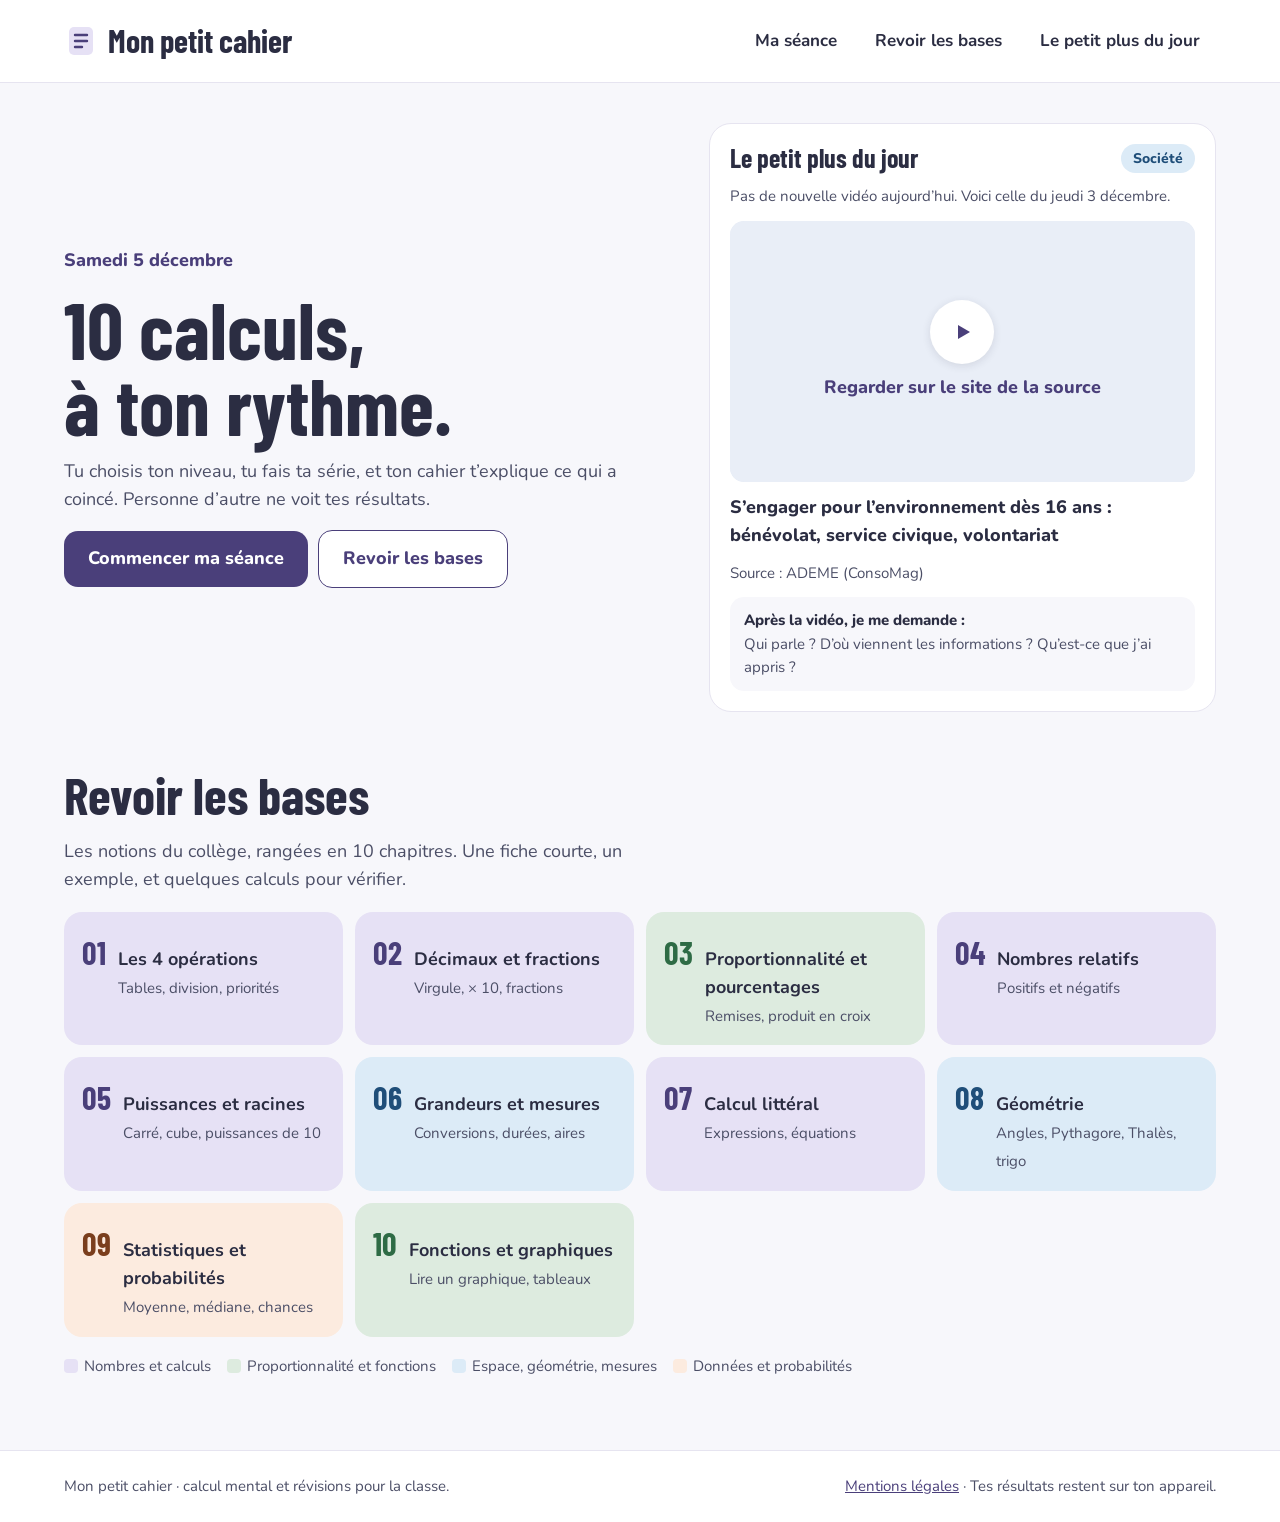
<file: index.html>
<!DOCTYPE html>
<html lang="fr">
<head>
<meta charset="utf-8">
<meta name="viewport" content="width=device-width, initial-scale=1">
<title>Mon petit cahier · calcul mental et révisions</title>
<meta name="description" content="Entraînement au calcul mental en 10 calculs, conseils personnalisés et fiches de révision du collège.">
<link rel="icon" href="data:image/svg+xml,%3Csvg xmlns='http://www.w3.org/2000/svg' viewBox='0 0 34 34'%3E%3Crect x='5' y='3' width='24' height='28' rx='5' fill='%23E6E1F5'/%3E%3Cpath d='M11 11h12M11 17h12M11 23h7' stroke='%234A3F7A' stroke-width='2.4' stroke-linecap='round'/%3E%3C/svg%3E">
<link rel="preconnect" href="https://fonts.googleapis.com">
<link rel="preconnect" href="https://fonts.gstatic.com" crossorigin>
<link href="https://fonts.googleapis.com/css2?family=Barlow+Condensed:wght@600;700&family=Nunito:wght@400;600;700;800&display=swap" rel="stylesheet">
<link rel="stylesheet" href="assets/style.css">
</head>
<body>
<a class="skip" href="#contenu">Aller au contenu</a>
<header class="entete">
  <div class="entete-in">
    <a class="logo" href="index.html"><svg width="34" height="34" viewBox="0 0 34 34" aria-hidden="true"><rect x="5" y="3" width="24" height="28" rx="5" fill="#E6E1F5"></rect><path d="M11 11h12M11 17h12M11 23h7" stroke="#4A3F7A" stroke-width="2.4" stroke-linecap="round"></path></svg>Mon petit cahier</a>
    <nav class="nav" aria-label="Navigation principale"><a href="entrainement/index.html">Ma séance</a><a href="bases/index.html">Revoir les bases</a><a href="videos/index.html">Le petit plus du jour</a></nav>
  </div>
</header>
<main id="contenu">
<div class="wrap">
<div class="pile">
<section class="hero">
  <div class="hero-texte">
    <p class="surtitre" data-aujourdhui></p>
    <h1>10 calculs,<br>à ton rythme.</h1>
    <p class="chapo">Tu choisis ton niveau, tu fais ta série, et ton cahier t’explique ce qui a coincé. Personne d’autre ne voit tes résultats.</p>
    <p id="derniere" class="derniere cache"></p>
    <div class="actions"><a class="btn" href="entrainement/index.html">Commencer ma séance</a><a class="btn clair" href="bases/index.html">Revoir les bases</a></div>
  </div>
  <div id="video-du-jour" class="carte video">
  <div class="video-tete"><h2 class="titre" style="font-size:26px">Le petit plus du jour</h2><span class="pastille" data-v="pastille"></span></div>
  <p class="petit" data-v="quand"></p>
  <div class="ecran" data-v="ecran"><span class="lecture"><svg width="24" height="24" viewBox="0 0 24 24" aria-hidden="true"><path d="M8 5l12 7-12 7z" fill="#4A3F7A"></path></svg></span></div>
  <p style="font-weight:800" data-v="titre">Chargement…</p>
  <p class="petit" data-v="source"></p>
  <div class="reflexion"><p style="font-weight:800">Après la vidéo, je me demande :</p><p class="petit">Qui parle ? D’où viennent les informations ? Qu’est-ce que j’ai appris ?</p></div>
</div>
</section>
<section aria-labelledby="t-bases" style="display:flex;flex-direction:column;gap:18px">
  <h2 id="t-bases" style="font-size:52px">Revoir les bases</h2>
  <p class="chapo">Les notions du collège, rangées en 10 chapitres. Une fiche courte, un exemple, et quelques calculs pour vérifier.</p>
  <div class="chapitres"><a class="chap d-nombres" href="bases/operations/index.html"><span class="num">01</span><span><b>Les 4 opérations</b><br><span class="petit">Tables, division, priorités</span></span></a><a class="chap d-nombres" href="bases/decimaux-fractions/index.html"><span class="num">02</span><span><b>Décimaux et fractions</b><br><span class="petit">Virgule, × 10, fractions</span></span></a><a class="chap d-propor" href="bases/proportionnalite/index.html"><span class="num">03</span><span><b>Proportionnalité et pourcentages</b><br><span class="petit">Remises, produit en croix</span></span></a><a class="chap d-nombres" href="bases/relatifs/index.html"><span class="num">04</span><span><b>Nombres relatifs</b><br><span class="petit">Positifs et négatifs</span></span></a><a class="chap d-nombres" href="bases/puissances-racines/index.html"><span class="num">05</span><span><b>Puissances et racines</b><br><span class="petit">Carré, cube, puissances de 10</span></span></a><a class="chap d-espace" href="bases/grandeurs-mesures/index.html"><span class="num">06</span><span><b>Grandeurs et mesures</b><br><span class="petit">Conversions, durées, aires</span></span></a><a class="chap d-nombres" href="bases/calcul-litteral/index.html"><span class="num">07</span><span><b>Calcul littéral</b><br><span class="petit">Expressions, équations</span></span></a><a class="chap d-espace" href="bases/geometrie/index.html"><span class="num">08</span><span><b>Géométrie</b><br><span class="petit">Angles, Pythagore, Thalès, trigo</span></span></a><a class="chap d-donnees" href="bases/statistiques-probabilites/index.html"><span class="num">09</span><span><b>Statistiques et probabilités</b><br><span class="petit">Moyenne, médiane, chances</span></span></a><a class="chap d-propor" href="bases/fonctions-graphiques/index.html"><span class="num">10</span><span><b>Fonctions et graphiques</b><br><span class="petit">Lire un graphique, tableaux</span></span></a></div><div class="legende"><span><i style="background:var(--lavande)"></i>Nombres et calculs</span><span><i style="background:var(--sauge)"></i>Proportionnalité et fonctions</span><span><i style="background:var(--ciel)"></i>Espace, géométrie, mesures</span><span><i style="background:var(--peche)"></i>Données et probabilités</span></div>
</section>
</div>
</div>
</main>
<footer class="pied">
  <div class="wrap">
    <p>Mon petit cahier · calcul mental et révisions pour la classe.</p>
    <p><a href="mentions-legales/index.html">Mentions légales</a> · Tes résultats restent sur ton appareil.</p>
  </div>
</footer>
<script src="assets/videos.js"></script>
<script src="assets/app.js"></script>
</body>
</html>
</file>
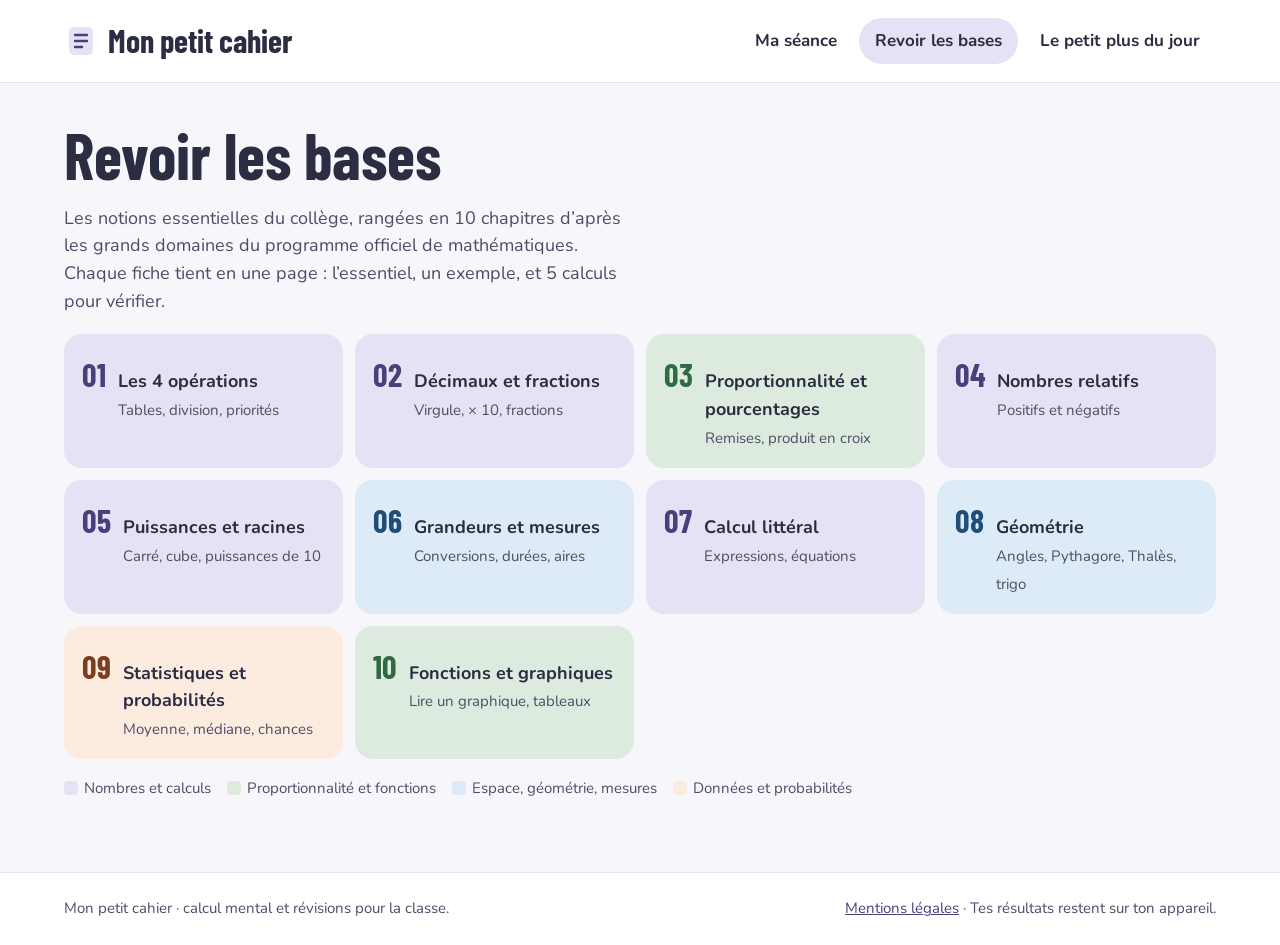
<file: bases/index.html>
<!DOCTYPE html>
<html lang="fr">
<head>
<meta charset="utf-8">
<meta name="viewport" content="width=device-width, initial-scale=1">
<title>Revoir les bases · Mon petit cahier</title>
<meta name="description" content="Fiches de révision des notions de mathématiques du collège.">
<link rel="icon" href="data:image/svg+xml,%3Csvg xmlns='http://www.w3.org/2000/svg' viewBox='0 0 34 34'%3E%3Crect x='5' y='3' width='24' height='28' rx='5' fill='%23E6E1F5'/%3E%3Cpath d='M11 11h12M11 17h12M11 23h7' stroke='%234A3F7A' stroke-width='2.4' stroke-linecap='round'/%3E%3C/svg%3E">
<link rel="preconnect" href="https://fonts.googleapis.com">
<link rel="preconnect" href="https://fonts.gstatic.com" crossorigin>
<link href="https://fonts.googleapis.com/css2?family=Barlow+Condensed:wght@600;700&family=Nunito:wght@400;600;700;800&display=swap" rel="stylesheet">
<link rel="stylesheet" href="../assets/style.css">
</head>
<body>
<a class="skip" href="#contenu">Aller au contenu</a>
<header class="entete">
  <div class="entete-in">
    <a class="logo" href="../index.html"><svg width="34" height="34" viewBox="0 0 34 34" aria-hidden="true"><rect x="5" y="3" width="24" height="28" rx="5" fill="#E6E1F5"></rect><path d="M11 11h12M11 17h12M11 23h7" stroke="#4A3F7A" stroke-width="2.4" stroke-linecap="round"></path></svg>Mon petit cahier</a>
    <nav class="nav" aria-label="Navigation principale"><a href="../entrainement/index.html">Ma séance</a><a href="../bases/index.html" aria-current="page">Revoir les bases</a><a href="../videos/index.html">Le petit plus du jour</a></nav>
  </div>
</header>
<main id="contenu">
<div class="wrap">
<div class="pile">
<section style="display:flex;flex-direction:column;gap:18px">
  <h1 style="font-size:64px">Revoir les bases</h1>
  <p class="chapo">Les notions essentielles du collège, rangées en 10 chapitres d’après les grands domaines du programme officiel de mathématiques. Chaque fiche tient en une page : l’essentiel, un exemple, et 5 calculs pour vérifier.</p>
  <div class="chapitres"><a class="chap d-nombres" href="../bases/operations/index.html"><span class="num">01</span><span><b>Les 4 opérations</b><br><span class="petit">Tables, division, priorités</span></span></a><a class="chap d-nombres" href="../bases/decimaux-fractions/index.html"><span class="num">02</span><span><b>Décimaux et fractions</b><br><span class="petit">Virgule, × 10, fractions</span></span></a><a class="chap d-propor" href="../bases/proportionnalite/index.html"><span class="num">03</span><span><b>Proportionnalité et pourcentages</b><br><span class="petit">Remises, produit en croix</span></span></a><a class="chap d-nombres" href="../bases/relatifs/index.html"><span class="num">04</span><span><b>Nombres relatifs</b><br><span class="petit">Positifs et négatifs</span></span></a><a class="chap d-nombres" href="../bases/puissances-racines/index.html"><span class="num">05</span><span><b>Puissances et racines</b><br><span class="petit">Carré, cube, puissances de 10</span></span></a><a class="chap d-espace" href="../bases/grandeurs-mesures/index.html"><span class="num">06</span><span><b>Grandeurs et mesures</b><br><span class="petit">Conversions, durées, aires</span></span></a><a class="chap d-nombres" href="../bases/calcul-litteral/index.html"><span class="num">07</span><span><b>Calcul littéral</b><br><span class="petit">Expressions, équations</span></span></a><a class="chap d-espace" href="../bases/geometrie/index.html"><span class="num">08</span><span><b>Géométrie</b><br><span class="petit">Angles, Pythagore, Thalès, trigo</span></span></a><a class="chap d-donnees" href="../bases/statistiques-probabilites/index.html"><span class="num">09</span><span><b>Statistiques et probabilités</b><br><span class="petit">Moyenne, médiane, chances</span></span></a><a class="chap d-propor" href="../bases/fonctions-graphiques/index.html"><span class="num">10</span><span><b>Fonctions et graphiques</b><br><span class="petit">Lire un graphique, tableaux</span></span></a></div><div class="legende"><span><i style="background:var(--lavande)"></i>Nombres et calculs</span><span><i style="background:var(--sauge)"></i>Proportionnalité et fonctions</span><span><i style="background:var(--ciel)"></i>Espace, géométrie, mesures</span><span><i style="background:var(--peche)"></i>Données et probabilités</span></div>
</section>
</div>
</div>
</main>
<footer class="pied">
  <div class="wrap">
    <p>Mon petit cahier · calcul mental et révisions pour la classe.</p>
    <p><a href="../mentions-legales/index.html">Mentions légales</a> · Tes résultats restent sur ton appareil.</p>
  </div>
</footer>
<script src="../assets/app.js"></script>
</body>
</html>
</file>
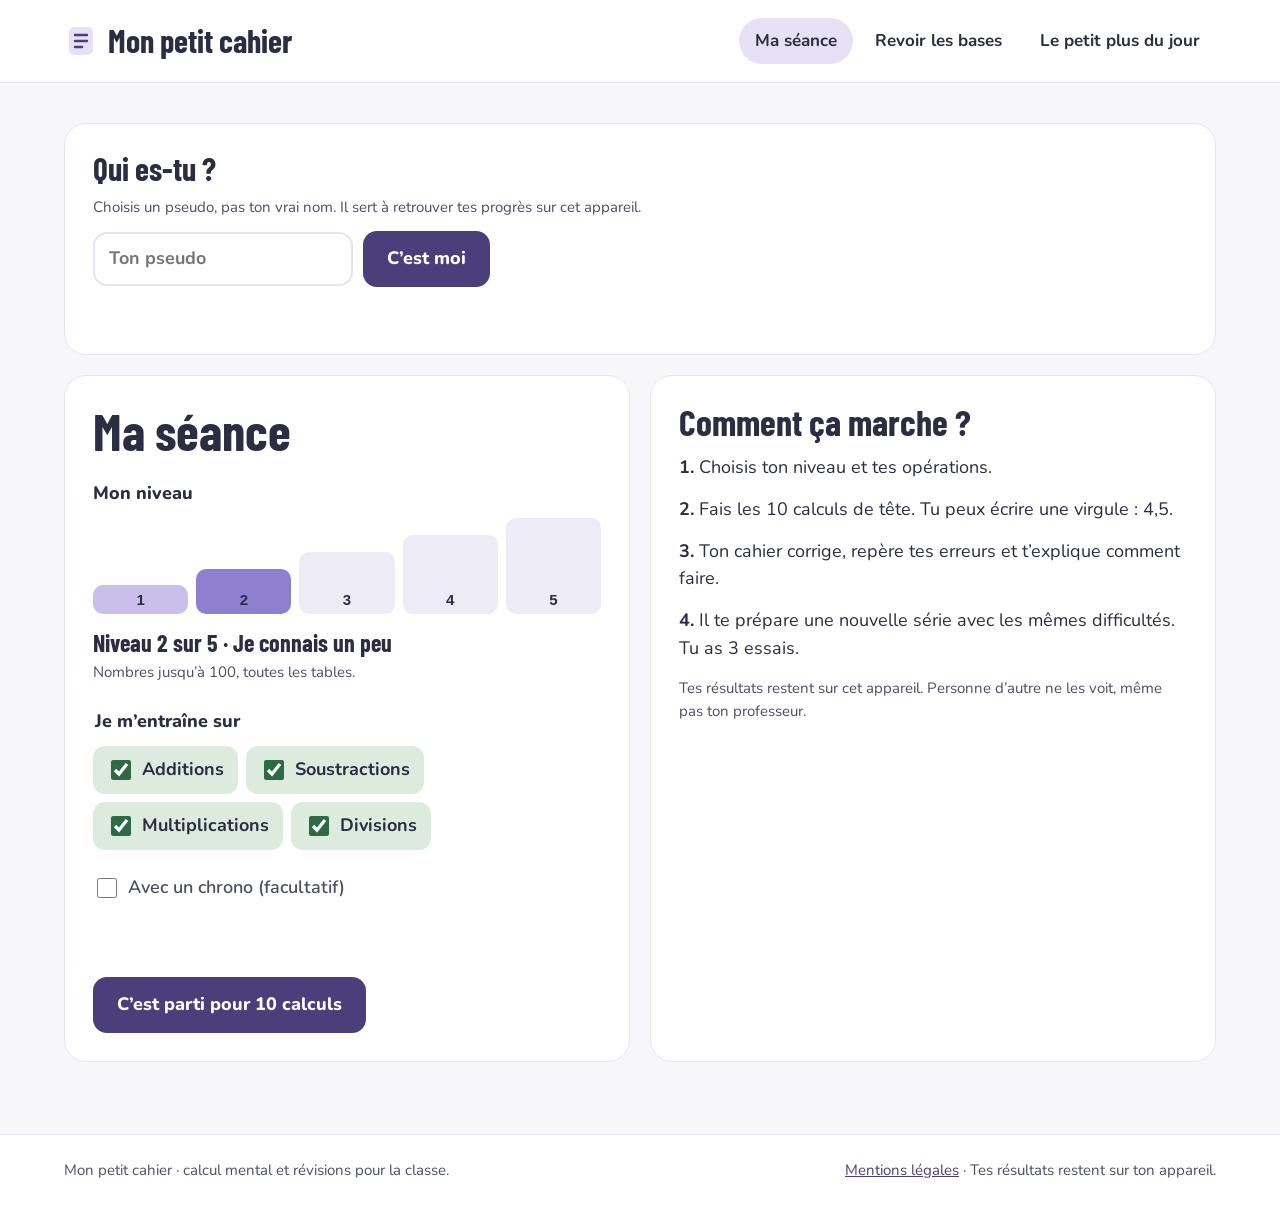
<file: entrainement/index.html>
<!DOCTYPE html>
<html lang="fr">
<head>
<meta charset="utf-8">
<meta name="viewport" content="width=device-width, initial-scale=1">
<title>Ma séance · Mon petit cahier</title>
<meta name="description" content="Dix calculs de tête à ton niveau, avec correction et conseils.">
<link rel="icon" href="data:image/svg+xml,%3Csvg xmlns='http://www.w3.org/2000/svg' viewBox='0 0 34 34'%3E%3Crect x='5' y='3' width='24' height='28' rx='5' fill='%23E6E1F5'/%3E%3Cpath d='M11 11h12M11 17h12M11 23h7' stroke='%234A3F7A' stroke-width='2.4' stroke-linecap='round'/%3E%3C/svg%3E">
<link rel="preconnect" href="https://fonts.googleapis.com">
<link rel="preconnect" href="https://fonts.gstatic.com" crossorigin>
<link href="https://fonts.googleapis.com/css2?family=Barlow+Condensed:wght@600;700&family=Nunito:wght@400;600;700;800&display=swap" rel="stylesheet">
<link rel="stylesheet" href="../assets/style.css">
</head>
<body>
<a class="skip" href="#contenu">Aller au contenu</a>
<header class="entete">
  <div class="entete-in">
    <a class="logo" href="../index.html"><svg width="34" height="34" viewBox="0 0 34 34" aria-hidden="true"><rect x="5" y="3" width="24" height="28" rx="5" fill="#E6E1F5"></rect><path d="M11 11h12M11 17h12M11 23h7" stroke="#4A3F7A" stroke-width="2.4" stroke-linecap="round"></path></svg>Mon petit cahier</a>
    <nav class="nav" aria-label="Navigation principale"><a href="../entrainement/index.html" aria-current="page">Ma séance</a><a href="../bases/index.html">Revoir les bases</a><a href="../videos/index.html">Le petit plus du jour</a></nav>
  </div>
</header>
<main id="contenu">
<div class="wrap">
<section id="reglages" style="display:flex;flex-direction:column;gap:20px">
  <div class="carte pseudo-carte">
    <div id="pseudo-choix">
      <form id="form-pseudo" style="display:flex;flex-direction:column;gap:12px">
        <label for="pseudo" class="titre" style="font-size:32px">Qui es-tu ?</label>
        <p class="petit">Choisis un pseudo, pas ton vrai nom. Il sert à retrouver tes progrès sur cet appareil.</p>
        <div class="actions">
          <input id="pseudo" type="text" maxlength="20" autocomplete="off" placeholder="Ton pseudo" class="champ">
          <button class="btn" type="submit">C’est moi</button>
        </div>
        <p class="alerte" id="pseudo-alerte" role="alert"></p>
      </form>
      <div id="pseudos-zone" class="cache" style="display:flex;flex-direction:column;gap:10px;margin-top:6px">
        <p class="label" style="margin:0">Déjà venu sur cet appareil ? Choisis ton pseudo :</p>
        <div class="actions" id="pseudos-existants"></div>
      </div>
    </div>
    <div id="pseudo-actif" class="cache" style="display:flex;flex-wrap:wrap;align-items:center;justify-content:space-between;gap:12px">
      <p class="titre" style="font-size:32px">Bonjour <span id="pseudo-nom"></span> !</p>
      <div class="actions">
        <button class="btn clair" type="button" id="changer-pseudo">Ce n’est pas moi</button>
        <button class="btn clair" type="button" id="effacer-pseudo">Effacer mon pseudo</button>
      </div>
      <div id="confirmer-effacer" class="cache mot" style="flex-basis:100%">
        <p><b>Effacer ce pseudo et tous ses scores ?</b> On ne pourra pas les retrouver.</p>
        <div class="actions"><button class="btn" type="button" id="effacer-oui">Oui, effacer</button><button class="btn clair" type="button" id="effacer-non">Non, garder</button></div>
      </div>
    </div>
  </div>
  <div class="rang">
    <form id="form-reglages" class="carte" style="display:flex;flex-direction:column;gap:24px">
      <h1 style="font-size:52px">Ma séance</h1>
      <div>
        <p class="label" id="l-niveau">Mon niveau</p>
        <div class="niveaux" role="group" aria-labelledby="l-niveau"><button type="button" data-niveau="1" aria-pressed="false" aria-label="Niveau 1" style="height:30%"><span>1</span></button><button type="button" data-niveau="2" aria-pressed="false" aria-label="Niveau 2" style="height:47%"><span>2</span></button><button type="button" data-niveau="3" aria-pressed="false" aria-label="Niveau 3" style="height:64%"><span>3</span></button><button type="button" data-niveau="4" aria-pressed="false" aria-label="Niveau 4" style="height:82%"><span>4</span></button><button type="button" data-niveau="5" aria-pressed="false" aria-label="Niveau 5" style="height:100%"><span>5</span></button></div>
        <p class="niv-desc" id="niv-desc"></p>
        <p class="petit" id="niv-detail"></p>
      </div>
      <fieldset style="border:0;padding:0;margin:0">
        <legend class="label">Je m’entraîne sur</legend>
        <div class="ops"><label><input type="checkbox" name="op" value="add" checked> Additions</label><label><input type="checkbox" name="op" value="sub" checked> Soustractions</label><label><input type="checkbox" name="op" value="mul" checked> Multiplications</label><label><input type="checkbox" name="op" value="div" checked> Divisions</label></div>
      </fieldset>
      <label class="case"><input type="checkbox" id="opt-chrono"> Avec un chrono (facultatif)</label>
      <p class="alerte" id="alerte" role="alert"></p>
      <div class="actions"><button class="btn" type="submit">C’est parti pour 10 calculs</button></div>
    </form>
    <div class="carte" style="display:flex;flex-direction:column;gap:14px">
      <h2 style="font-size:36px">Comment ça marche ?</h2>
      <p><b>1.</b> Choisis ton niveau et tes opérations.</p>
      <p><b>2.</b> Fais les 10 calculs de tête. Tu peux écrire une virgule : 4,5.</p>
      <p><b>3.</b> Ton cahier corrige, repère tes erreurs et t’explique comment faire.</p>
      <p><b>4.</b> Il te prépare une nouvelle série avec les mêmes difficultés. Tu as 3 essais.</p>
      <p class="petit">Tes résultats restent sur cet appareil. Personne d’autre ne les voit, même pas ton professeur.</p>
    </div>
  </div>
  <section id="progres" class="carte cache" aria-labelledby="progres-titre" style="display:flex;flex-direction:column;gap:22px">
    <h2 id="progres-titre" style="font-size:40px">Mes progrès</h2>
    <p id="progres-vide" class="petit">Fais ta première séance : tes progrès apparaîtront ici.</p>
    <div id="progres-plein" style="display:flex;flex-direction:column;gap:24px">
      <div class="tuiles">
        <div class="tuile"><span class="petit">Séances faites</span><b id="st-seances"></b></div>
        <div class="tuile"><span class="petit">Jours d’entraînement</span><b id="st-jours"></b></div>
        <div class="tuile"><span class="petit">Jours d’affilée</span><b id="st-serie"></b></div>
      </div>
      <div class="rang">
        <div>
          <p class="label">Mes 10 dernières séances</p>
          <div class="graph" id="dernieres" role="img"></div>
        </div>
        <div>
          <p class="label">Réussite par opération</p>
          <div class="barres" id="progres-ops"></div>
        </div>
      </div>
      <div>
        <p class="label">Mon meilleur score à chaque niveau</p>
        <div class="tuiles cinq" id="meilleurs"></div>
      </div>
    </div>
  </section>
</section>

<section id="jeu" class="cache carte">
  <div class="jeu">
    <p class="surtitre" id="numero"></p>
    <div class="points" id="points" aria-hidden="true"></div>
    <p class="calcul" id="calcul" aria-live="polite"></p>
    <form id="form-rep" class="reponse" autocomplete="off">
      <label for="rep" class="skip">Ta réponse</label>
      <input id="rep" type="text" inputmode="decimal" placeholder="?">
      <button class="btn" type="submit">Valider</button>
    </form>
    <p class="chrono cache" id="chrono"></p>
    <button class="btn clair" type="button" id="arreter">Arrêter la série</button>
  </div>
</section>

<section id="bilan" class="cache">
  <div class="rang">
    <div class="carte" style="display:flex;flex-direction:column;gap:18px">
      <div style="display:flex;justify-content:space-between;align-items:baseline;flex-wrap:wrap;gap:8px">
        <h1 style="font-size:52px">Mon bilan</h1>
        <p class="score" id="score"></p>
      </div>
      <p class="petit" id="essai"></p>
      <div class="barres" id="barres"></div>
      <details class="detail"><summary>Voir mes 10 calculs</summary><ol id="detail-liste"></ol></details>
    </div>
    <div class="carte" style="display:flex;flex-direction:column;gap:18px">
      <div class="mot" id="mot" aria-live="polite"></div>
      <p class="petit cache" id="fin-essais">Tu as fait tes 3 essais. Relis la fiche tranquillement, puis reviens faire une nouvelle série plus tard.</p>
      <div class="actions">
        <button class="btn" type="button" id="retenter">Je retente</button>
        <button class="btn cache" type="button" id="monter">Essayer le niveau suivant</button>
        <a class="btn clair" id="fiche" href="../bases/operations/index.html">Revoir la fiche</a>
      </div>
      <div class="actions">
        <button class="btn clair" type="button" id="nouvelle">Nouvelle série</button>
        <button class="btn clair" type="button" id="changer">Changer mes réglages</button>
        <button class="btn clair" type="button" id="voir-progres">Voir mes progrès</button>
      </div>
    </div>
  </div>
</section>
</div>
</main>
<footer class="pied">
  <div class="wrap">
    <p>Mon petit cahier · calcul mental et révisions pour la classe.</p>
    <p><a href="../mentions-legales/index.html">Mentions légales</a> · Tes résultats restent sur ton appareil.</p>
  </div>
</footer>
<script src="../assets/app.js"></script>
<script src="../assets/calcul.js"></script>
<script src="../assets/entrainement.js"></script>
</body>
</html>
</file>
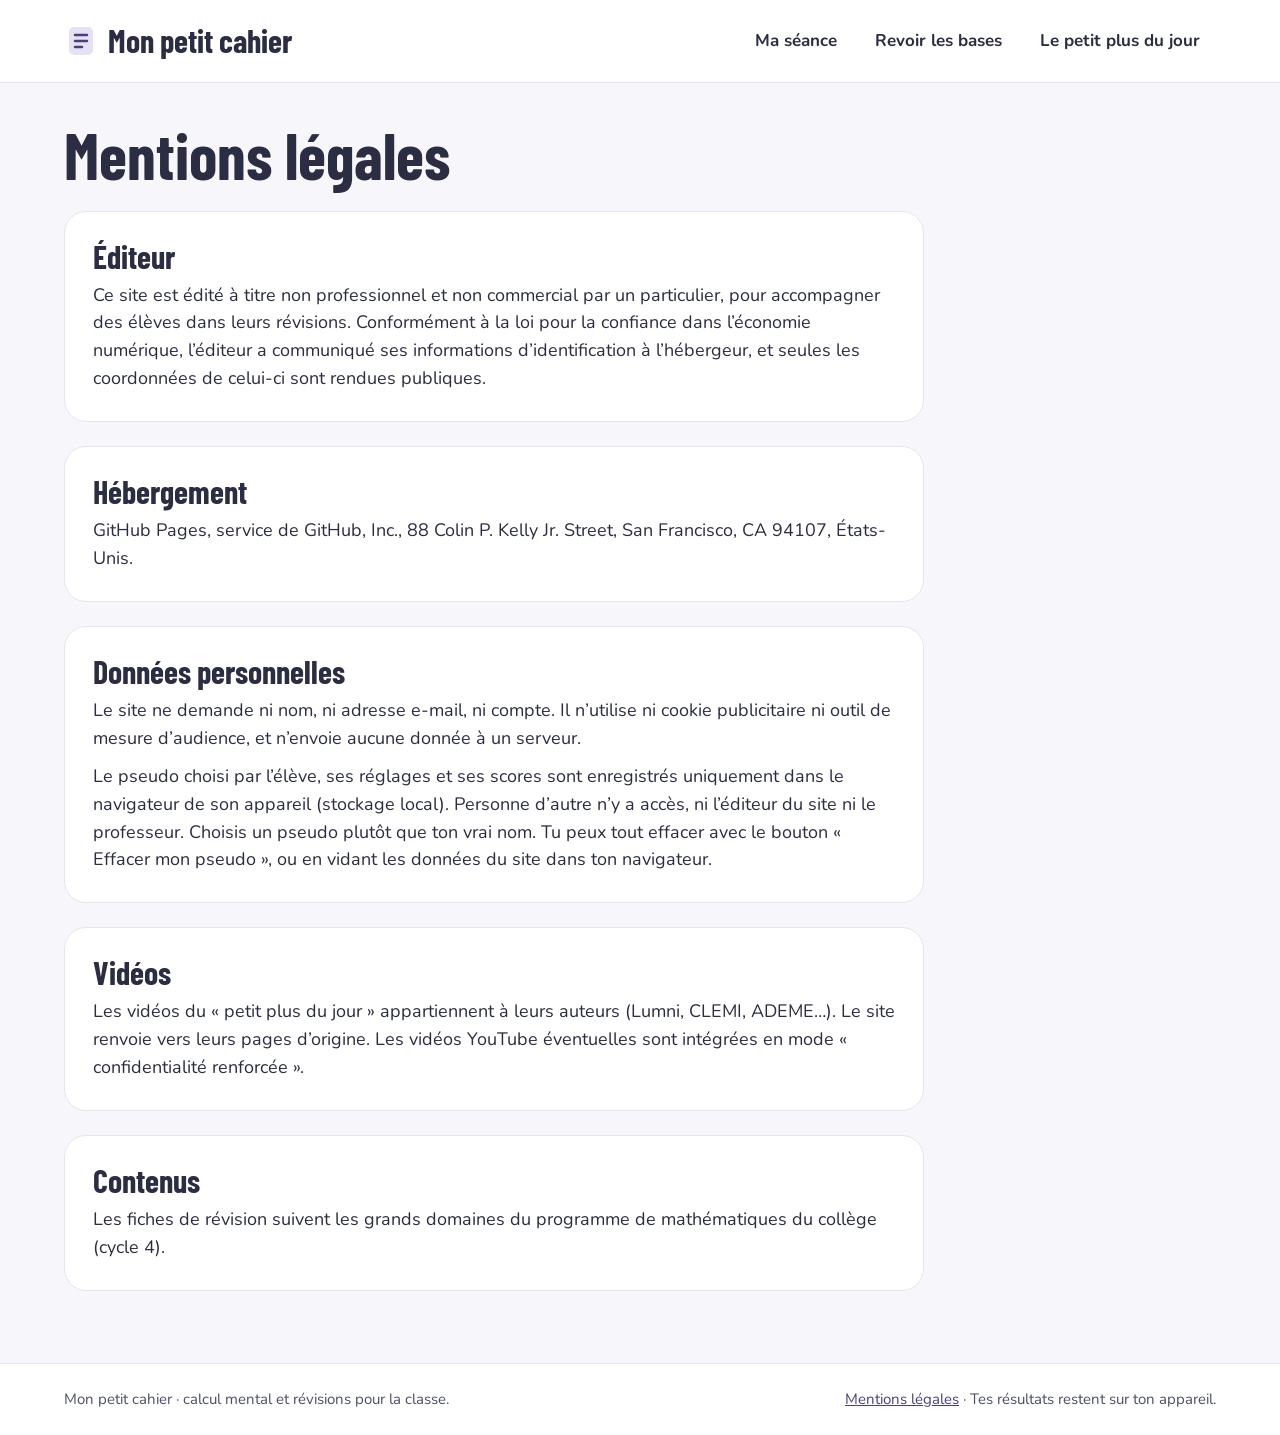
<file: mentions-legales/index.html>
<!DOCTYPE html>
<html lang="fr">
<head>
<meta charset="utf-8">
<meta name="viewport" content="width=device-width, initial-scale=1">
<title>Mentions légales · Mon petit cahier</title>
<meta name="description" content="Mentions légales du site Mon petit cahier.">
<link rel="icon" href="data:image/svg+xml,%3Csvg xmlns='http://www.w3.org/2000/svg' viewBox='0 0 34 34'%3E%3Crect x='5' y='3' width='24' height='28' rx='5' fill='%23E6E1F5'/%3E%3Cpath d='M11 11h12M11 17h12M11 23h7' stroke='%234A3F7A' stroke-width='2.4' stroke-linecap='round'/%3E%3C/svg%3E">
<link rel="preconnect" href="https://fonts.googleapis.com">
<link rel="preconnect" href="https://fonts.gstatic.com" crossorigin>
<link href="https://fonts.googleapis.com/css2?family=Barlow+Condensed:wght@600;700&family=Nunito:wght@400;600;700;800&display=swap" rel="stylesheet">
<link rel="stylesheet" href="../assets/style.css">
</head>
<body>
<a class="skip" href="#contenu">Aller au contenu</a>
<header class="entete">
  <div class="entete-in">
    <a class="logo" href="../index.html"><svg width="34" height="34" viewBox="0 0 34 34" aria-hidden="true"><rect x="5" y="3" width="24" height="28" rx="5" fill="#E6E1F5"></rect><path d="M11 11h12M11 17h12M11 23h7" stroke="#4A3F7A" stroke-width="2.4" stroke-linecap="round"></path></svg>Mon petit cahier</a>
    <nav class="nav" aria-label="Navigation principale"><a href="../entrainement/index.html">Ma séance</a><a href="../bases/index.html">Revoir les bases</a><a href="../videos/index.html">Le petit plus du jour</a></nav>
  </div>
</header>
<main id="contenu">
<div class="wrap">
<article class="fiche">
  <h1>Mentions légales</h1>
  <section class="carte"><h2>Éditeur</h2>
    <p>Ce site est édité à titre non professionnel et non commercial par un particulier, pour accompagner des élèves dans leurs révisions. Conformément à la loi pour la confiance dans l’économie numérique, l’éditeur a communiqué ses informations d’identification à l’hébergeur, et seules les coordonnées de celui-ci sont rendues publiques.</p></section>
  <section class="carte"><h2>Hébergement</h2>
    <p>GitHub Pages, service de GitHub, Inc., 88 Colin P. Kelly Jr. Street, San Francisco, CA 94107, États-Unis.</p></section>
  <section class="carte"><h2>Données personnelles</h2>
    <p>Le site ne demande ni nom, ni adresse e-mail, ni compte. Il n’utilise ni cookie publicitaire ni outil de mesure d’audience, et n’envoie aucune donnée à un serveur.</p>
    <p style="margin-top:10px">Le pseudo choisi par l’élève, ses réglages et ses scores sont enregistrés uniquement dans le navigateur de son appareil (stockage local). Personne d’autre n’y a accès, ni l’éditeur du site ni le professeur. Choisis un pseudo plutôt que ton vrai nom. Tu peux tout effacer avec le bouton « Effacer mon pseudo », ou en vidant les données du site dans ton navigateur.</p></section>
  <section class="carte"><h2>Vidéos</h2>
    <p>Les vidéos du « petit plus du jour » appartiennent à leurs auteurs (Lumni, CLEMI, ADEME…). Le site renvoie vers leurs pages d’origine. Les vidéos YouTube éventuelles sont intégrées en mode « confidentialité renforcée ».</p></section>
  <section class="carte"><h2>Contenus</h2>
    <p>Les fiches de révision suivent les grands domaines du programme de mathématiques du collège (cycle 4).</p></section>
</article>
</div>
</main>
<footer class="pied">
  <div class="wrap">
    <p>Mon petit cahier · calcul mental et révisions pour la classe.</p>
    <p><a href="../mentions-legales/index.html">Mentions légales</a> · Tes résultats restent sur ton appareil.</p>
  </div>
</footer>
<script src="../assets/app.js"></script>
</body>
</html>
</file>
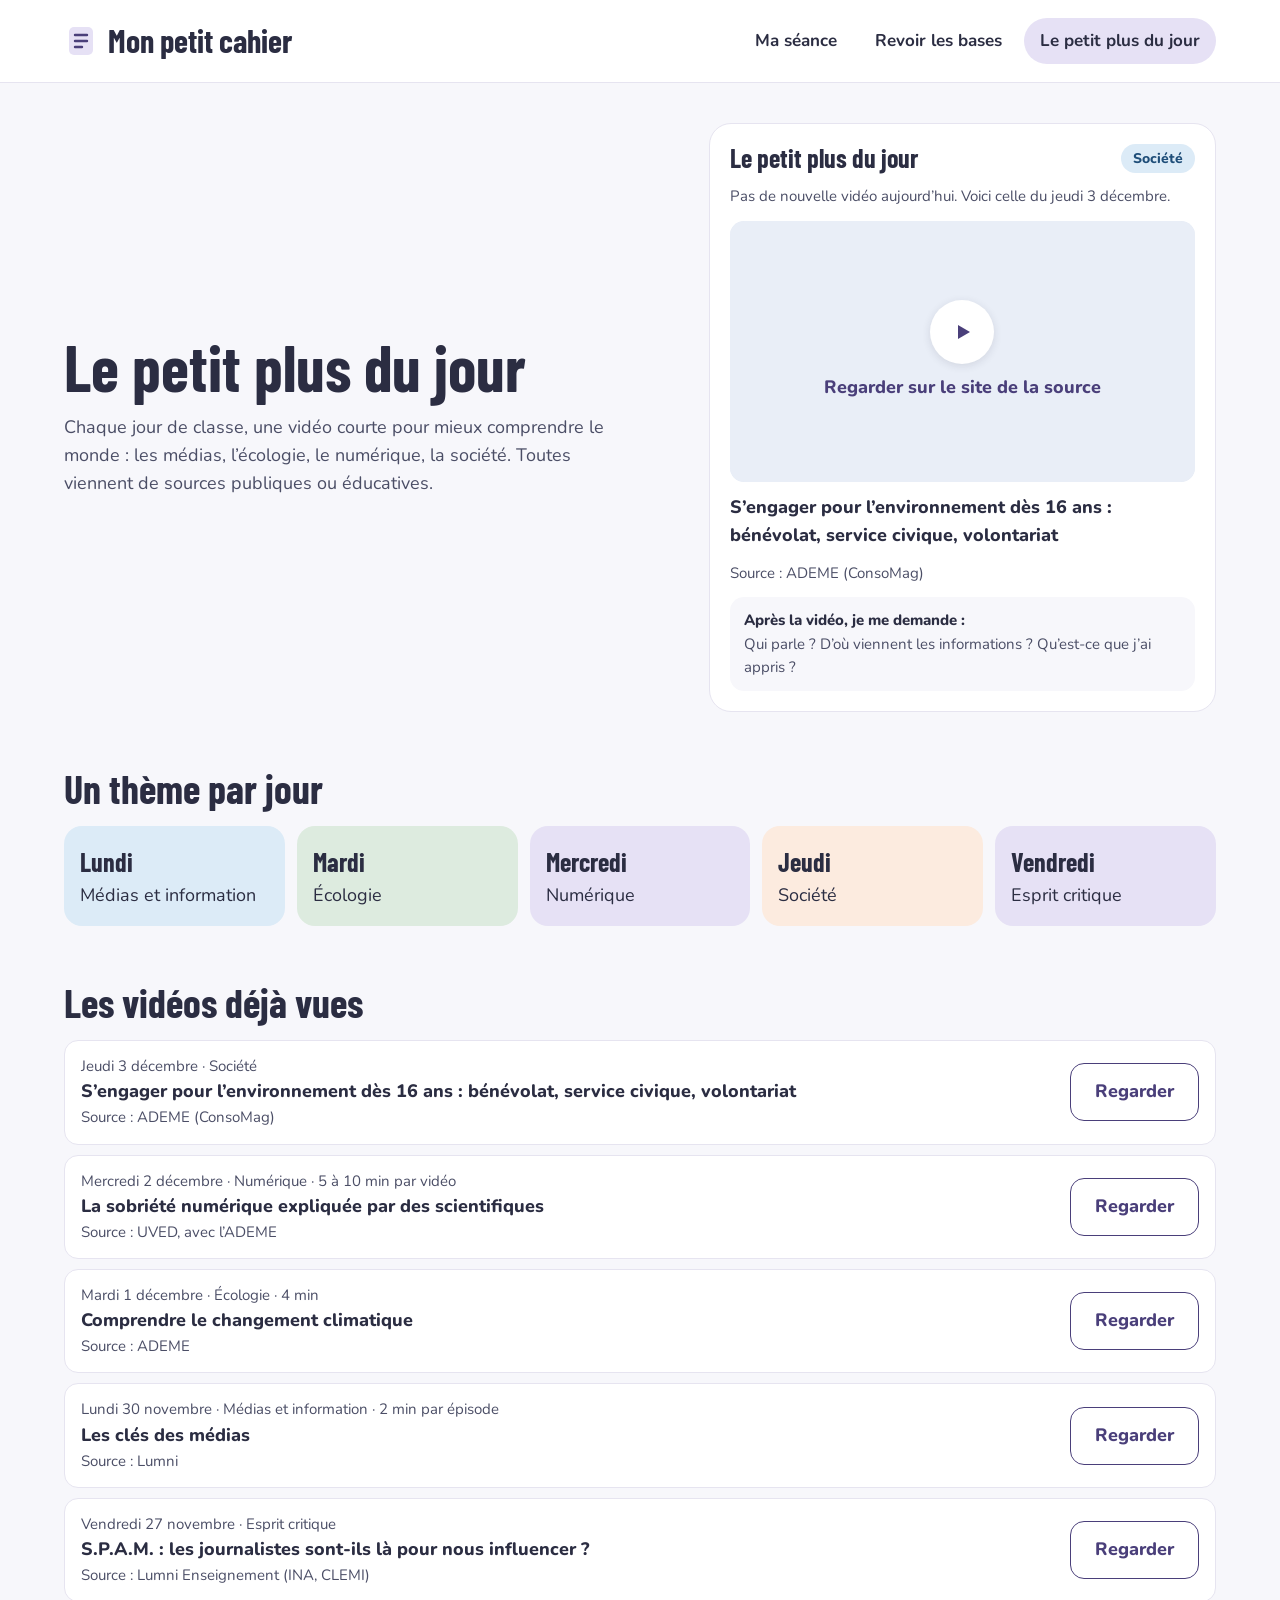
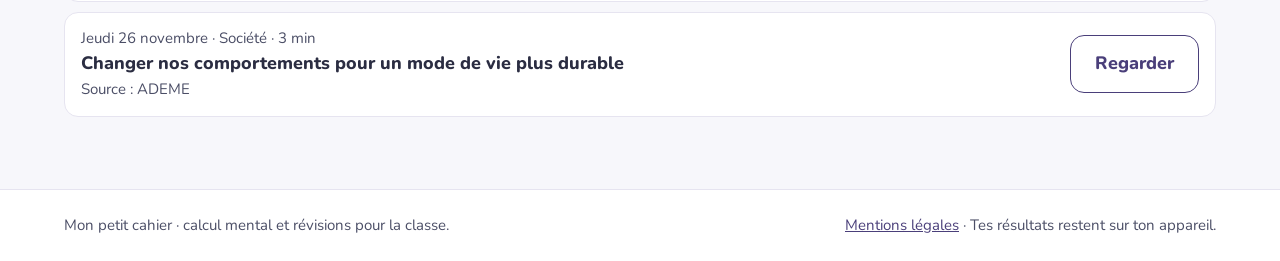
<file: videos/index.html>
<!DOCTYPE html>
<html lang="fr">
<head>
<meta charset="utf-8">
<meta name="viewport" content="width=device-width, initial-scale=1">
<title>Le petit plus du jour · Mon petit cahier</title>
<meta name="description" content="Une vidéo courte par jour sur les médias, l’écologie, le numérique et la société.">
<link rel="icon" href="data:image/svg+xml,%3Csvg xmlns='http://www.w3.org/2000/svg' viewBox='0 0 34 34'%3E%3Crect x='5' y='3' width='24' height='28' rx='5' fill='%23E6E1F5'/%3E%3Cpath d='M11 11h12M11 17h12M11 23h7' stroke='%234A3F7A' stroke-width='2.4' stroke-linecap='round'/%3E%3C/svg%3E">
<link rel="preconnect" href="https://fonts.googleapis.com">
<link rel="preconnect" href="https://fonts.gstatic.com" crossorigin>
<link href="https://fonts.googleapis.com/css2?family=Barlow+Condensed:wght@600;700&family=Nunito:wght@400;600;700;800&display=swap" rel="stylesheet">
<link rel="stylesheet" href="../assets/style.css">
</head>
<body>
<a class="skip" href="#contenu">Aller au contenu</a>
<header class="entete">
  <div class="entete-in">
    <a class="logo" href="../index.html"><svg width="34" height="34" viewBox="0 0 34 34" aria-hidden="true"><rect x="5" y="3" width="24" height="28" rx="5" fill="#E6E1F5"></rect><path d="M11 11h12M11 17h12M11 23h7" stroke="#4A3F7A" stroke-width="2.4" stroke-linecap="round"></path></svg>Mon petit cahier</a>
    <nav class="nav" aria-label="Navigation principale"><a href="../entrainement/index.html">Ma séance</a><a href="../bases/index.html">Revoir les bases</a><a href="../videos/index.html" aria-current="page">Le petit plus du jour</a></nav>
  </div>
</header>
<main id="contenu">
<div class="wrap">
<div class="pile">
<section class="hero">
  <div class="hero-texte">
    <h1 style="font-size:64px">Le petit plus du jour</h1>
    <p class="chapo">Chaque jour de classe, une vidéo courte pour mieux comprendre le monde : les médias, l’écologie, le numérique, la société. Toutes viennent de sources publiques ou éducatives.</p>
  </div>
  <div id="video-du-jour" class="carte video">
  <div class="video-tete"><h2 class="titre" style="font-size:26px">Le petit plus du jour</h2><span class="pastille" data-v="pastille"></span></div>
  <p class="petit" data-v="quand"></p>
  <div class="ecran" data-v="ecran"><span class="lecture"><svg width="24" height="24" viewBox="0 0 24 24" aria-hidden="true"><path d="M8 5l12 7-12 7z" fill="#4A3F7A"></path></svg></span></div>
  <p style="font-weight:800" data-v="titre">Chargement…</p>
  <p class="petit" data-v="source"></p>
  <div class="reflexion"><p style="font-weight:800">Après la vidéo, je me demande :</p><p class="petit">Qui parle ? D’où viennent les informations ? Qu’est-ce que j’ai appris ?</p></div>
</div>
</section>
<section style="display:flex;flex-direction:column;gap:18px">
  <h2 style="font-size:40px">Un thème par jour</h2>
  <div class="semaine">
    <div class="jour d-espace"><b>Lundi</b>Médias et information</div>
    <div class="jour d-propor"><b>Mardi</b>Écologie</div>
    <div class="jour d-nombres"><b>Mercredi</b>Numérique</div>
    <div class="jour d-donnees"><b>Jeudi</b>Société</div>
    <div class="jour d-nombres"><b>Vendredi</b>Esprit critique</div>
  </div>
</section>
<section style="display:flex;flex-direction:column;gap:18px">
  <h2 style="font-size:40px">Les vidéos déjà vues</h2>
  <ul class="liste-videos" id="archives"></ul>
</section>
</div>
<script>
document.addEventListener('DOMContentLoaded', function () {
  var ul = document.getElementById('archives');
  var liste = Videos.passees();
  if (!liste.length) { ul.appendChild(el('li', { texte: 'Pas encore de vidéo. Reviens bientôt !' })); return; }
  liste.forEach(function (v) {
    var th = Videos.themeDu(v.date);
    var info = el('div', {}, [
      el('p', { class: 'petit', texte: Dates.joli(Dates.dateDe(v.date)) + (th ? ' · ' + th.nom : '') + (v.duree ? ' · ' + v.duree : '') }),
      el('p', { style: 'font-weight:800', texte: v.titre }),
      el('p', { class: 'petit', texte: 'Source : ' + v.source })
    ]);
    var lien = el('a', { class: 'btn clair', href: v.url, target: '_blank', rel: 'noopener', texte: 'Regarder' });
    ul.appendChild(el('li', {}, [info, lien]));
  });
});
</script>
</div>
</main>
<footer class="pied">
  <div class="wrap">
    <p>Mon petit cahier · calcul mental et révisions pour la classe.</p>
    <p><a href="../mentions-legales/index.html">Mentions légales</a> · Tes résultats restent sur ton appareil.</p>
  </div>
</footer>
<script src="../assets/videos.js"></script>
<script src="../assets/app.js"></script>
</body>
</html>
</file>
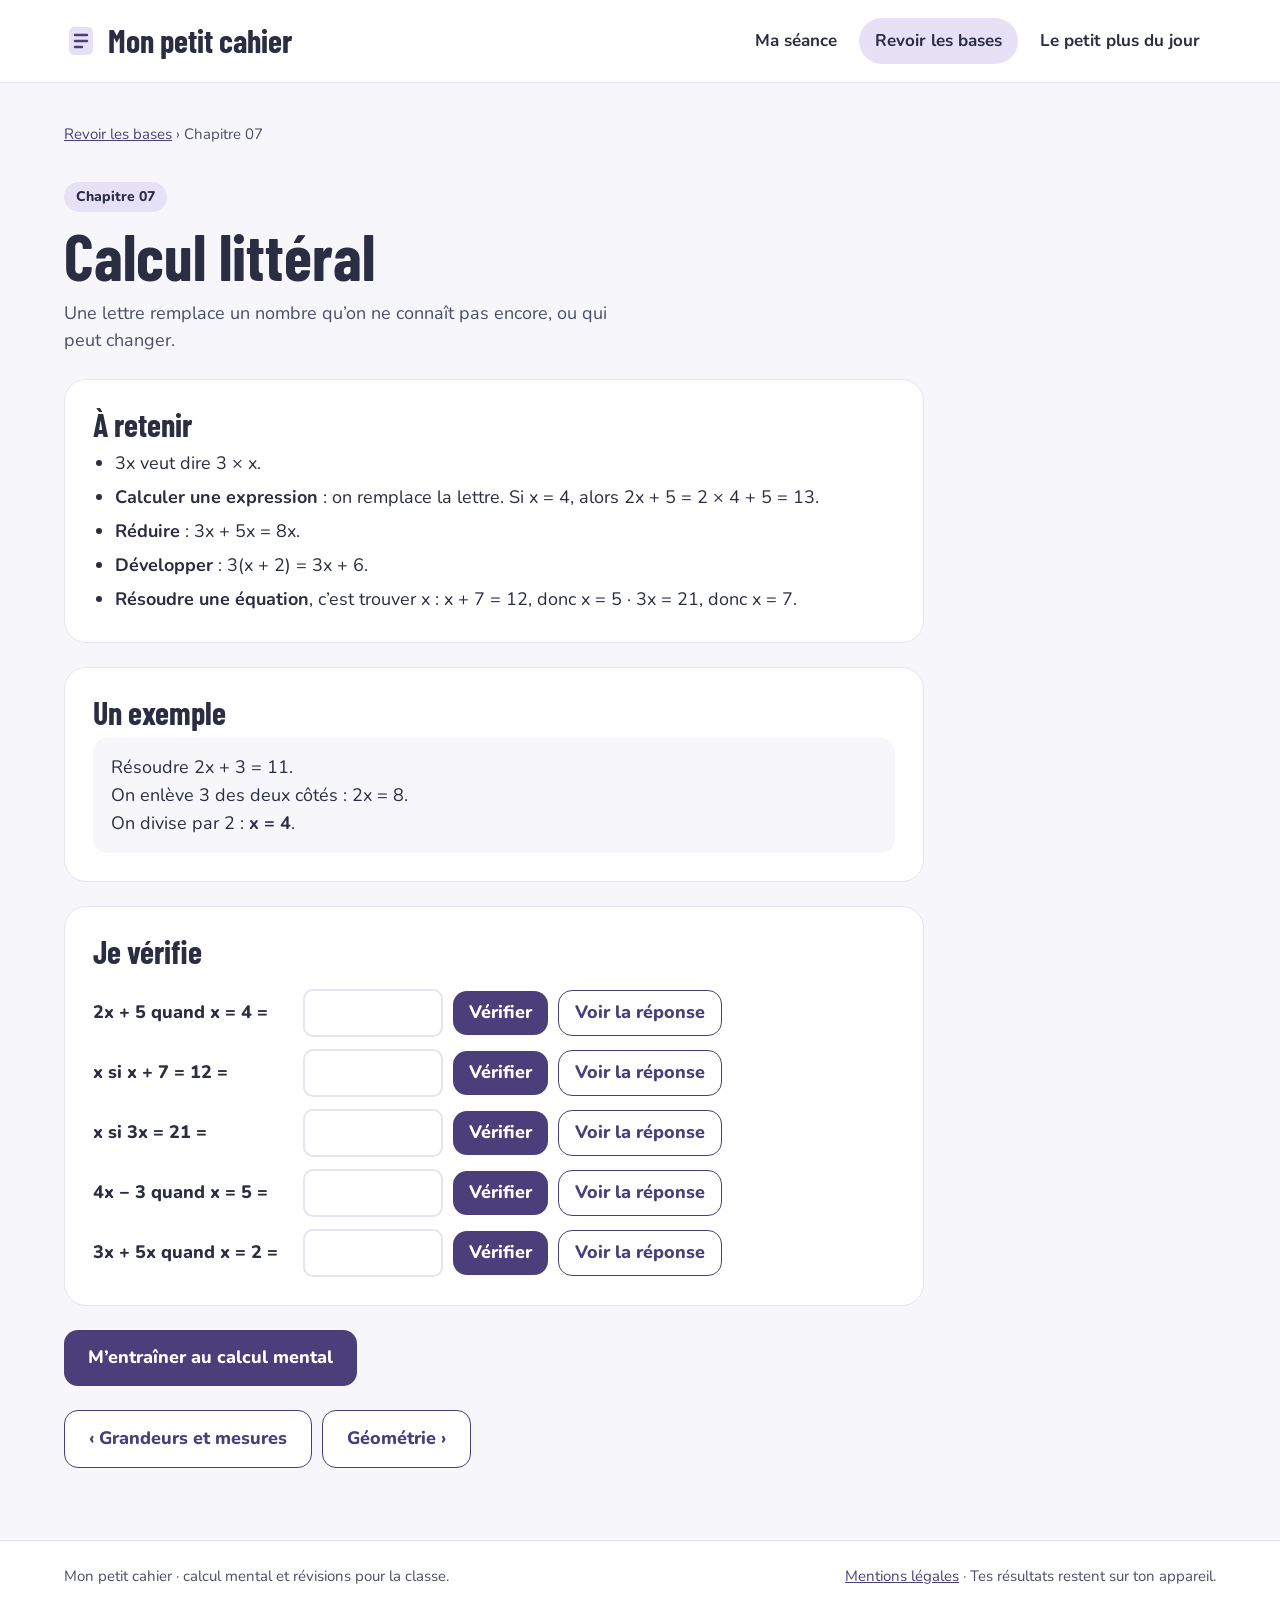
<file: bases/calcul-litteral/index.html>
<!DOCTYPE html>
<html lang="fr">
<head>
<meta charset="utf-8">
<meta name="viewport" content="width=device-width, initial-scale=1">
<title>Calcul littéral · Mon petit cahier</title>
<meta name="description" content="Une lettre remplace un nombre qu’on ne connaît pas encore, ou qui peut changer.">
<link rel="icon" href="data:image/svg+xml,%3Csvg xmlns='http://www.w3.org/2000/svg' viewBox='0 0 34 34'%3E%3Crect x='5' y='3' width='24' height='28' rx='5' fill='%23E6E1F5'/%3E%3Cpath d='M11 11h12M11 17h12M11 23h7' stroke='%234A3F7A' stroke-width='2.4' stroke-linecap='round'/%3E%3C/svg%3E">
<link rel="preconnect" href="https://fonts.googleapis.com">
<link rel="preconnect" href="https://fonts.gstatic.com" crossorigin>
<link href="https://fonts.googleapis.com/css2?family=Barlow+Condensed:wght@600;700&family=Nunito:wght@400;600;700;800&display=swap" rel="stylesheet">
<link rel="stylesheet" href="../../assets/style.css">
</head>
<body>
<a class="skip" href="#contenu">Aller au contenu</a>
<header class="entete">
  <div class="entete-in">
    <a class="logo" href="../../index.html"><svg width="34" height="34" viewBox="0 0 34 34" aria-hidden="true"><rect x="5" y="3" width="24" height="28" rx="5" fill="#E6E1F5"></rect><path d="M11 11h12M11 17h12M11 23h7" stroke="#4A3F7A" stroke-width="2.4" stroke-linecap="round"></path></svg>Mon petit cahier</a>
    <nav class="nav" aria-label="Navigation principale"><a href="../../entrainement/index.html">Ma séance</a><a href="../../bases/index.html" aria-current="page">Revoir les bases</a><a href="../../videos/index.html">Le petit plus du jour</a></nav>
  </div>
</header>
<main id="contenu">
<div class="wrap">
<article class="fiche">
  <p class="fil"><a href="../index.html">Revoir les bases</a> › Chapitre 07</p>
  <header style="display:flex;flex-direction:column;gap:12px">
    <span class="pastille d-nombres" style="align-self:flex-start;color:var(--encre)">Chapitre 07</span>
    <h1>Calcul littéral</h1>
    <p class="chapo">Une lettre remplace un nombre qu’on ne connaît pas encore, ou qui peut changer.</p>
  </header>
  <section class="carte"><h2>À retenir</h2><ul><li>3x veut dire 3 × x.</li><li><b>Calculer une expression</b> : on remplace la lettre. Si x = 4, alors 2x + 5 = 2 × 4 + 5 = 13.</li><li><b>Réduire</b> : 3x + 5x = 8x.</li><li><b>Développer</b> : 3(x + 2) = 3x + 6.</li><li><b>Résoudre une équation</b>, c’est trouver x : x + 7 = 12, donc x = 5 · 3x = 21, donc x = 7.</li></ul></section>
  <section class="carte"><h2>Un exemple</h2><div class="exemple">Résoudre 2x + 3 = 11.<br>On enlève 3 des deux côtés : 2x = 8.<br>On divise par 2 : <b>x = 4</b>.</div></section>
  <section class="carte verif"><h2>Je vérifie</h2><div class="verif-ligne" data-rep="13"><form style="display:flex;flex-wrap:wrap;gap:10px;align-items:center"><label class="q" for="v0">2x + 5 quand x = 4 =</label><input id="v0" type="text" inputmode="decimal" autocomplete="off"><button class="btn" type="submit" style="padding:8px 16px;min-height:44px">Vérifier</button><button class="btn clair" type="button" data-voir style="padding:8px 16px;min-height:44px">Voir la réponse</button></form><span class="res" aria-live="polite"></span></div><div class="verif-ligne" data-rep="5"><form style="display:flex;flex-wrap:wrap;gap:10px;align-items:center"><label class="q" for="v1">x si x + 7 = 12 =</label><input id="v1" type="text" inputmode="decimal" autocomplete="off"><button class="btn" type="submit" style="padding:8px 16px;min-height:44px">Vérifier</button><button class="btn clair" type="button" data-voir style="padding:8px 16px;min-height:44px">Voir la réponse</button></form><span class="res" aria-live="polite"></span></div><div class="verif-ligne" data-rep="7"><form style="display:flex;flex-wrap:wrap;gap:10px;align-items:center"><label class="q" for="v2">x si 3x = 21 =</label><input id="v2" type="text" inputmode="decimal" autocomplete="off"><button class="btn" type="submit" style="padding:8px 16px;min-height:44px">Vérifier</button><button class="btn clair" type="button" data-voir style="padding:8px 16px;min-height:44px">Voir la réponse</button></form><span class="res" aria-live="polite"></span></div><div class="verif-ligne" data-rep="17"><form style="display:flex;flex-wrap:wrap;gap:10px;align-items:center"><label class="q" for="v3">4x − 3 quand x = 5 =</label><input id="v3" type="text" inputmode="decimal" autocomplete="off"><button class="btn" type="submit" style="padding:8px 16px;min-height:44px">Vérifier</button><button class="btn clair" type="button" data-voir style="padding:8px 16px;min-height:44px">Voir la réponse</button></form><span class="res" aria-live="polite"></span></div><div class="verif-ligne" data-rep="16"><form style="display:flex;flex-wrap:wrap;gap:10px;align-items:center"><label class="q" for="v4">3x + 5x quand x = 2 =</label><input id="v4" type="text" inputmode="decimal" autocomplete="off"><button class="btn" type="submit" style="padding:8px 16px;min-height:44px">Vérifier</button><button class="btn clair" type="button" data-voir style="padding:8px 16px;min-height:44px">Voir la réponse</button></form><span class="res" aria-live="polite"></span></div></section>
  <div class="actions"><a class="btn" href="../../entrainement/index.html">M’entraîner au calcul mental</a></div>
  <div class="actions"><a class="btn clair" href="../grandeurs-mesures/index.html">‹ Grandeurs et mesures</a><a class="btn clair" href="../geometrie/index.html">Géométrie ›</a></div>
</article>
</div>
</main>
<footer class="pied">
  <div class="wrap">
    <p>Mon petit cahier · calcul mental et révisions pour la classe.</p>
    <p><a href="../../mentions-legales/index.html">Mentions légales</a> · Tes résultats restent sur ton appareil.</p>
  </div>
</footer>
<script src="../../assets/app.js"></script>
<script src="../../assets/calcul.js"></script>
<script src="../../assets/fiche.js"></script>
</body>
</html>
</file>
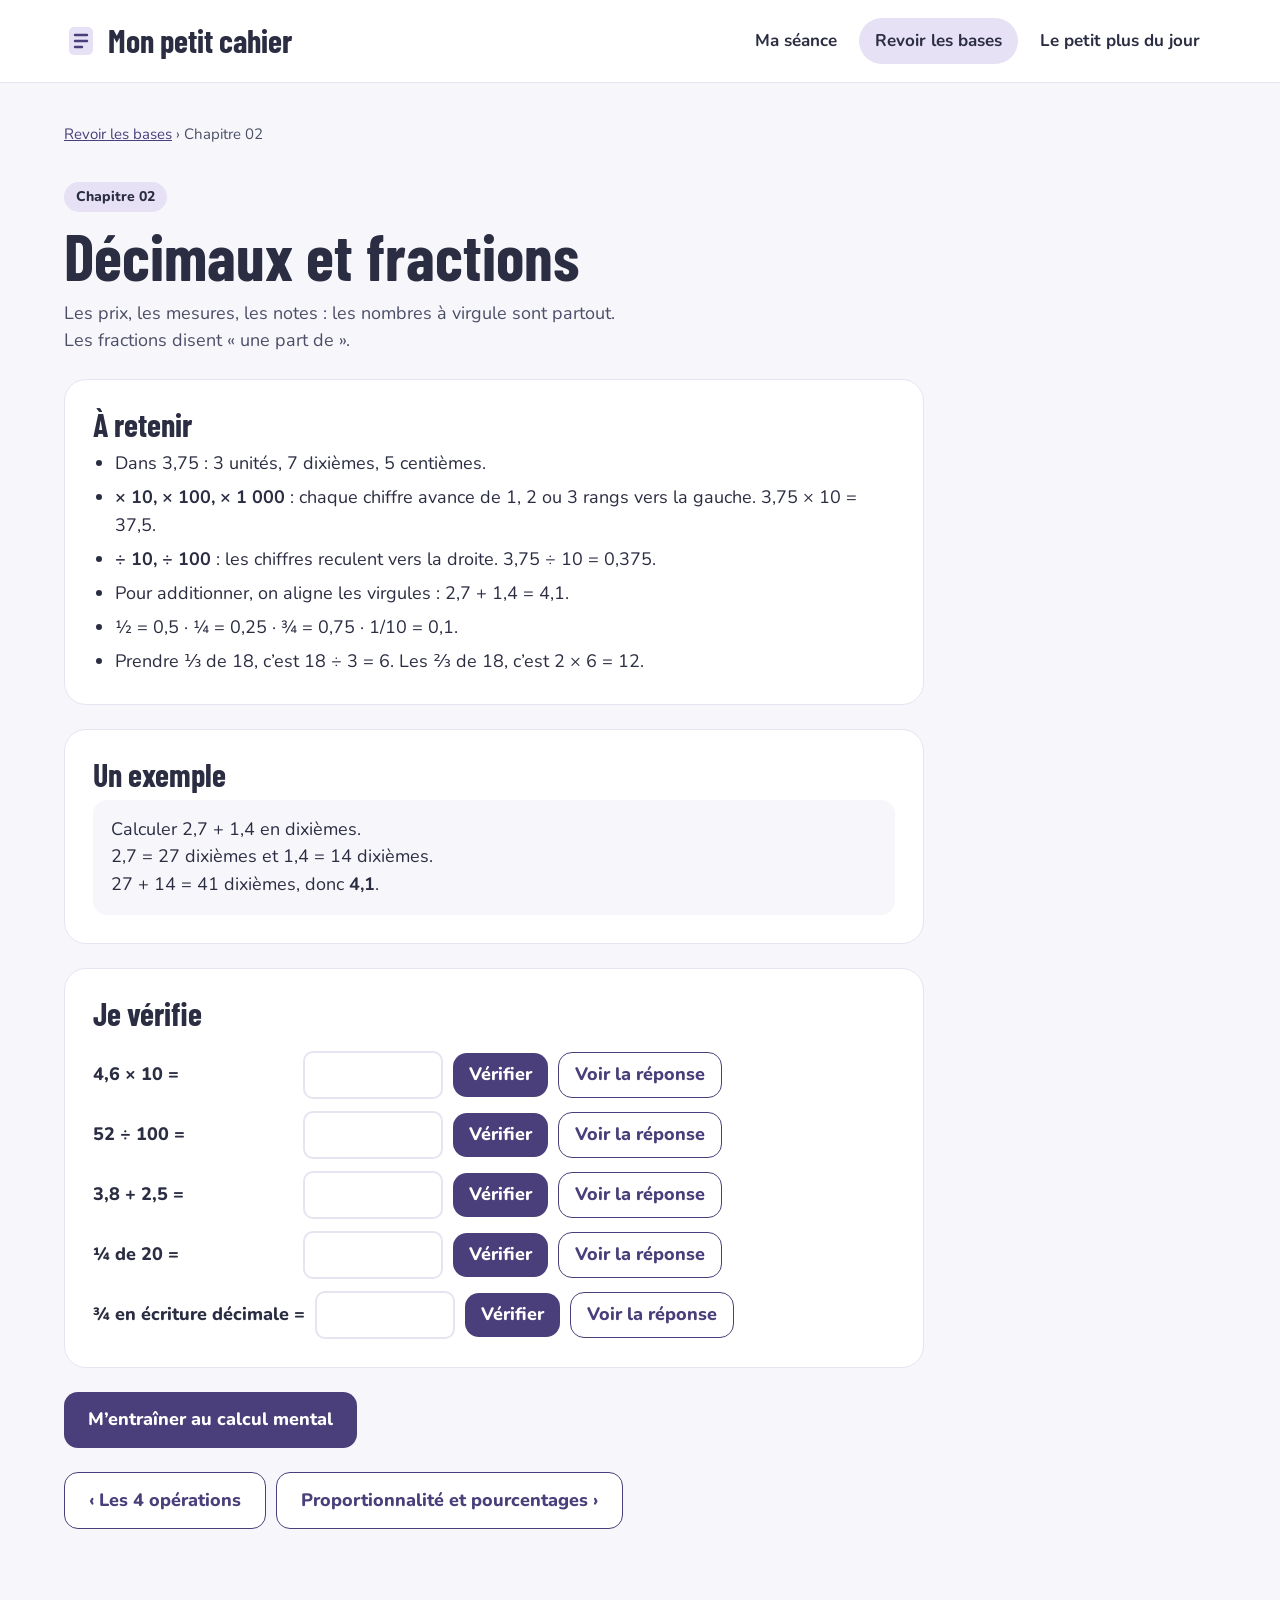
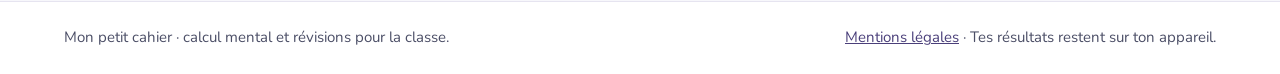
<file: bases/decimaux-fractions/index.html>
<!DOCTYPE html>
<html lang="fr">
<head>
<meta charset="utf-8">
<meta name="viewport" content="width=device-width, initial-scale=1">
<title>Décimaux et fractions · Mon petit cahier</title>
<meta name="description" content="Les prix, les mesures, les notes : les nombres à virgule sont partout. Les fractions disent « une part de ».">
<link rel="icon" href="data:image/svg+xml,%3Csvg xmlns='http://www.w3.org/2000/svg' viewBox='0 0 34 34'%3E%3Crect x='5' y='3' width='24' height='28' rx='5' fill='%23E6E1F5'/%3E%3Cpath d='M11 11h12M11 17h12M11 23h7' stroke='%234A3F7A' stroke-width='2.4' stroke-linecap='round'/%3E%3C/svg%3E">
<link rel="preconnect" href="https://fonts.googleapis.com">
<link rel="preconnect" href="https://fonts.gstatic.com" crossorigin>
<link href="https://fonts.googleapis.com/css2?family=Barlow+Condensed:wght@600;700&family=Nunito:wght@400;600;700;800&display=swap" rel="stylesheet">
<link rel="stylesheet" href="../../assets/style.css">
</head>
<body>
<a class="skip" href="#contenu">Aller au contenu</a>
<header class="entete">
  <div class="entete-in">
    <a class="logo" href="../../index.html"><svg width="34" height="34" viewBox="0 0 34 34" aria-hidden="true"><rect x="5" y="3" width="24" height="28" rx="5" fill="#E6E1F5"></rect><path d="M11 11h12M11 17h12M11 23h7" stroke="#4A3F7A" stroke-width="2.4" stroke-linecap="round"></path></svg>Mon petit cahier</a>
    <nav class="nav" aria-label="Navigation principale"><a href="../../entrainement/index.html">Ma séance</a><a href="../../bases/index.html" aria-current="page">Revoir les bases</a><a href="../../videos/index.html">Le petit plus du jour</a></nav>
  </div>
</header>
<main id="contenu">
<div class="wrap">
<article class="fiche">
  <p class="fil"><a href="../index.html">Revoir les bases</a> › Chapitre 02</p>
  <header style="display:flex;flex-direction:column;gap:12px">
    <span class="pastille d-nombres" style="align-self:flex-start;color:var(--encre)">Chapitre 02</span>
    <h1>Décimaux et fractions</h1>
    <p class="chapo">Les prix, les mesures, les notes : les nombres à virgule sont partout. Les fractions disent « une part de ».</p>
  </header>
  <section class="carte"><h2>À retenir</h2><ul><li>Dans 3,75 : 3 unités, 7 dixièmes, 5 centièmes.</li><li><b>× 10, × 100, × 1 000</b> : chaque chiffre avance de 1, 2 ou 3 rangs vers la gauche. 3,75 × 10 = 37,5.</li><li><b>÷ 10, ÷ 100</b> : les chiffres reculent vers la droite. 3,75 ÷ 10 = 0,375.</li><li>Pour additionner, on aligne les virgules : 2,7 + 1,4 = 4,1.</li><li>½ = 0,5 · ¼ = 0,25 · ¾ = 0,75 · 1/10 = 0,1.</li><li>Prendre ⅓ de 18, c’est 18 ÷ 3 = 6. Les ⅔ de 18, c’est 2 × 6 = 12.</li></ul></section>
  <section class="carte"><h2>Un exemple</h2><div class="exemple">Calculer 2,7 + 1,4 en dixièmes.<br>2,7 = 27 dixièmes et 1,4 = 14 dixièmes.<br>27 + 14 = 41 dixièmes, donc <b>4,1</b>.</div></section>
  <section class="carte verif"><h2>Je vérifie</h2><div class="verif-ligne" data-rep="46"><form style="display:flex;flex-wrap:wrap;gap:10px;align-items:center"><label class="q" for="v0">4,6 × 10 =</label><input id="v0" type="text" inputmode="decimal" autocomplete="off"><button class="btn" type="submit" style="padding:8px 16px;min-height:44px">Vérifier</button><button class="btn clair" type="button" data-voir style="padding:8px 16px;min-height:44px">Voir la réponse</button></form><span class="res" aria-live="polite"></span></div><div class="verif-ligne" data-rep="0.52"><form style="display:flex;flex-wrap:wrap;gap:10px;align-items:center"><label class="q" for="v1">52 ÷ 100 =</label><input id="v1" type="text" inputmode="decimal" autocomplete="off"><button class="btn" type="submit" style="padding:8px 16px;min-height:44px">Vérifier</button><button class="btn clair" type="button" data-voir style="padding:8px 16px;min-height:44px">Voir la réponse</button></form><span class="res" aria-live="polite"></span></div><div class="verif-ligne" data-rep="6.3"><form style="display:flex;flex-wrap:wrap;gap:10px;align-items:center"><label class="q" for="v2">3,8 + 2,5 =</label><input id="v2" type="text" inputmode="decimal" autocomplete="off"><button class="btn" type="submit" style="padding:8px 16px;min-height:44px">Vérifier</button><button class="btn clair" type="button" data-voir style="padding:8px 16px;min-height:44px">Voir la réponse</button></form><span class="res" aria-live="polite"></span></div><div class="verif-ligne" data-rep="5"><form style="display:flex;flex-wrap:wrap;gap:10px;align-items:center"><label class="q" for="v3">¼ de 20 =</label><input id="v3" type="text" inputmode="decimal" autocomplete="off"><button class="btn" type="submit" style="padding:8px 16px;min-height:44px">Vérifier</button><button class="btn clair" type="button" data-voir style="padding:8px 16px;min-height:44px">Voir la réponse</button></form><span class="res" aria-live="polite"></span></div><div class="verif-ligne" data-rep="0.75"><form style="display:flex;flex-wrap:wrap;gap:10px;align-items:center"><label class="q" for="v4">¾ en écriture décimale =</label><input id="v4" type="text" inputmode="decimal" autocomplete="off"><button class="btn" type="submit" style="padding:8px 16px;min-height:44px">Vérifier</button><button class="btn clair" type="button" data-voir style="padding:8px 16px;min-height:44px">Voir la réponse</button></form><span class="res" aria-live="polite"></span></div></section>
  <div class="actions"><a class="btn" href="../../entrainement/index.html">M’entraîner au calcul mental</a></div>
  <div class="actions"><a class="btn clair" href="../operations/index.html">‹ Les 4 opérations</a><a class="btn clair" href="../proportionnalite/index.html">Proportionnalité et pourcentages ›</a></div>
</article>
</div>
</main>
<footer class="pied">
  <div class="wrap">
    <p>Mon petit cahier · calcul mental et révisions pour la classe.</p>
    <p><a href="../../mentions-legales/index.html">Mentions légales</a> · Tes résultats restent sur ton appareil.</p>
  </div>
</footer>
<script src="../../assets/app.js"></script>
<script src="../../assets/calcul.js"></script>
<script src="../../assets/fiche.js"></script>
</body>
</html>
</file>
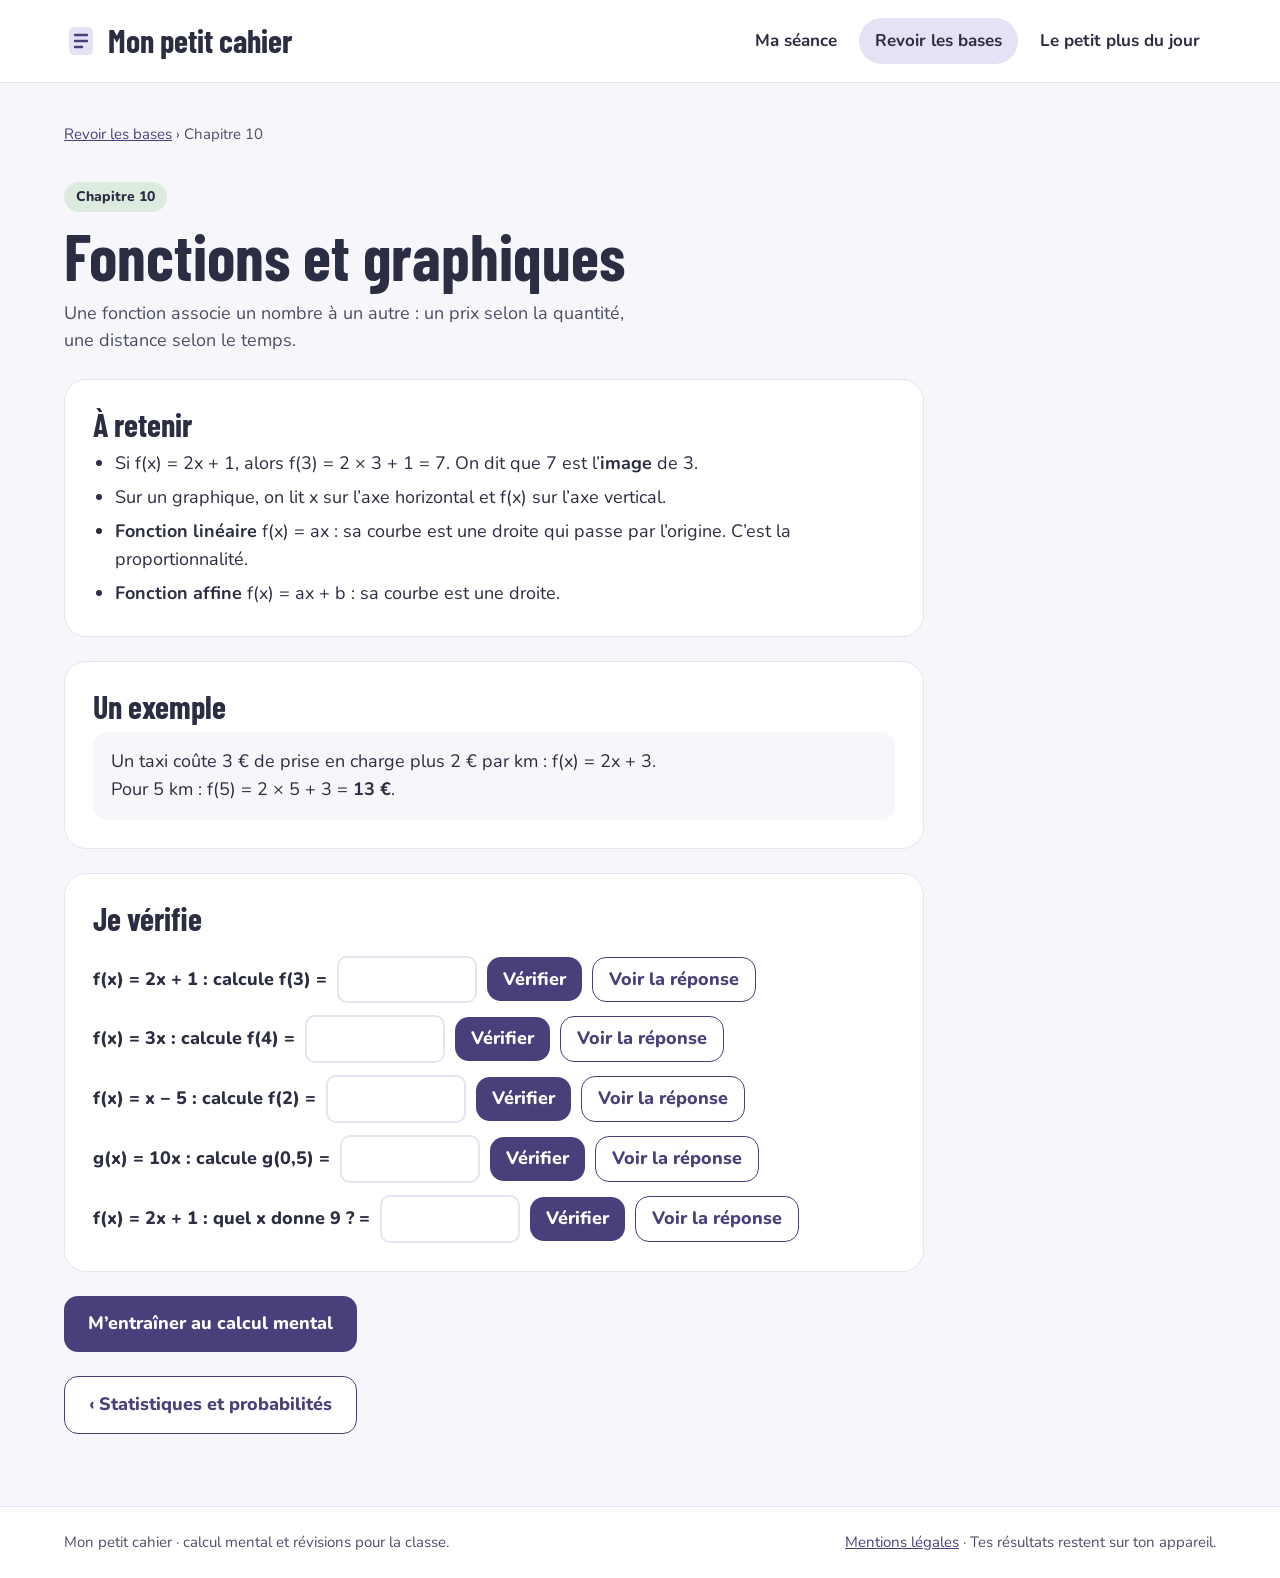
<file: bases/fonctions-graphiques/index.html>
<!DOCTYPE html>
<html lang="fr">
<head>
<meta charset="utf-8">
<meta name="viewport" content="width=device-width, initial-scale=1">
<title>Fonctions et graphiques · Mon petit cahier</title>
<meta name="description" content="Une fonction associe un nombre à un autre : un prix selon la quantité, une distance selon le temps.">
<link rel="icon" href="data:image/svg+xml,%3Csvg xmlns='http://www.w3.org/2000/svg' viewBox='0 0 34 34'%3E%3Crect x='5' y='3' width='24' height='28' rx='5' fill='%23E6E1F5'/%3E%3Cpath d='M11 11h12M11 17h12M11 23h7' stroke='%234A3F7A' stroke-width='2.4' stroke-linecap='round'/%3E%3C/svg%3E">
<link rel="preconnect" href="https://fonts.googleapis.com">
<link rel="preconnect" href="https://fonts.gstatic.com" crossorigin>
<link href="https://fonts.googleapis.com/css2?family=Barlow+Condensed:wght@600;700&family=Nunito:wght@400;600;700;800&display=swap" rel="stylesheet">
<link rel="stylesheet" href="../../assets/style.css">
</head>
<body>
<a class="skip" href="#contenu">Aller au contenu</a>
<header class="entete">
  <div class="entete-in">
    <a class="logo" href="../../index.html"><svg width="34" height="34" viewBox="0 0 34 34" aria-hidden="true"><rect x="5" y="3" width="24" height="28" rx="5" fill="#E6E1F5"></rect><path d="M11 11h12M11 17h12M11 23h7" stroke="#4A3F7A" stroke-width="2.4" stroke-linecap="round"></path></svg>Mon petit cahier</a>
    <nav class="nav" aria-label="Navigation principale"><a href="../../entrainement/index.html">Ma séance</a><a href="../../bases/index.html" aria-current="page">Revoir les bases</a><a href="../../videos/index.html">Le petit plus du jour</a></nav>
  </div>
</header>
<main id="contenu">
<div class="wrap">
<article class="fiche">
  <p class="fil"><a href="../index.html">Revoir les bases</a> › Chapitre 10</p>
  <header style="display:flex;flex-direction:column;gap:12px">
    <span class="pastille d-propor" style="align-self:flex-start;color:var(--encre)">Chapitre 10</span>
    <h1>Fonctions et graphiques</h1>
    <p class="chapo">Une fonction associe un nombre à un autre : un prix selon la quantité, une distance selon le temps.</p>
  </header>
  <section class="carte"><h2>À retenir</h2><ul><li>Si f(x) = 2x + 1, alors f(3) = 2 × 3 + 1 = 7. On dit que 7 est l’<b>image</b> de 3.</li><li>Sur un graphique, on lit x sur l’axe horizontal et f(x) sur l’axe vertical.</li><li><b>Fonction linéaire</b> f(x) = ax : sa courbe est une droite qui passe par l’origine. C’est la proportionnalité.</li><li><b>Fonction affine</b> f(x) = ax + b : sa courbe est une droite.</li></ul></section>
  <section class="carte"><h2>Un exemple</h2><div class="exemple">Un taxi coûte 3 € de prise en charge plus 2 € par km : f(x) = 2x + 3.<br>Pour 5 km : f(5) = 2 × 5 + 3 = <b>13 €</b>.</div></section>
  <section class="carte verif"><h2>Je vérifie</h2><div class="verif-ligne" data-rep="7"><form style="display:flex;flex-wrap:wrap;gap:10px;align-items:center"><label class="q" for="v0">f(x) = 2x + 1 : calcule f(3) =</label><input id="v0" type="text" inputmode="decimal" autocomplete="off"><button class="btn" type="submit" style="padding:8px 16px;min-height:44px">Vérifier</button><button class="btn clair" type="button" data-voir style="padding:8px 16px;min-height:44px">Voir la réponse</button></form><span class="res" aria-live="polite"></span></div><div class="verif-ligne" data-rep="12"><form style="display:flex;flex-wrap:wrap;gap:10px;align-items:center"><label class="q" for="v1">f(x) = 3x : calcule f(4) =</label><input id="v1" type="text" inputmode="decimal" autocomplete="off"><button class="btn" type="submit" style="padding:8px 16px;min-height:44px">Vérifier</button><button class="btn clair" type="button" data-voir style="padding:8px 16px;min-height:44px">Voir la réponse</button></form><span class="res" aria-live="polite"></span></div><div class="verif-ligne" data-rep="-3"><form style="display:flex;flex-wrap:wrap;gap:10px;align-items:center"><label class="q" for="v2">f(x) = x − 5 : calcule f(2) =</label><input id="v2" type="text" inputmode="decimal" autocomplete="off"><button class="btn" type="submit" style="padding:8px 16px;min-height:44px">Vérifier</button><button class="btn clair" type="button" data-voir style="padding:8px 16px;min-height:44px">Voir la réponse</button></form><span class="res" aria-live="polite"></span></div><div class="verif-ligne" data-rep="5"><form style="display:flex;flex-wrap:wrap;gap:10px;align-items:center"><label class="q" for="v3">g(x) = 10x : calcule g(0,5) =</label><input id="v3" type="text" inputmode="decimal" autocomplete="off"><button class="btn" type="submit" style="padding:8px 16px;min-height:44px">Vérifier</button><button class="btn clair" type="button" data-voir style="padding:8px 16px;min-height:44px">Voir la réponse</button></form><span class="res" aria-live="polite"></span></div><div class="verif-ligne" data-rep="4"><form style="display:flex;flex-wrap:wrap;gap:10px;align-items:center"><label class="q" for="v4">f(x) = 2x + 1 : quel x donne 9 ? =</label><input id="v4" type="text" inputmode="decimal" autocomplete="off"><button class="btn" type="submit" style="padding:8px 16px;min-height:44px">Vérifier</button><button class="btn clair" type="button" data-voir style="padding:8px 16px;min-height:44px">Voir la réponse</button></form><span class="res" aria-live="polite"></span></div></section>
  <div class="actions"><a class="btn" href="../../entrainement/index.html">M’entraîner au calcul mental</a></div>
  <div class="actions"><a class="btn clair" href="../statistiques-probabilites/index.html">‹ Statistiques et probabilités</a></div>
</article>
</div>
</main>
<footer class="pied">
  <div class="wrap">
    <p>Mon petit cahier · calcul mental et révisions pour la classe.</p>
    <p><a href="../../mentions-legales/index.html">Mentions légales</a> · Tes résultats restent sur ton appareil.</p>
  </div>
</footer>
<script src="../../assets/app.js"></script>
<script src="../../assets/calcul.js"></script>
<script src="../../assets/fiche.js"></script>
</body>
</html>
</file>
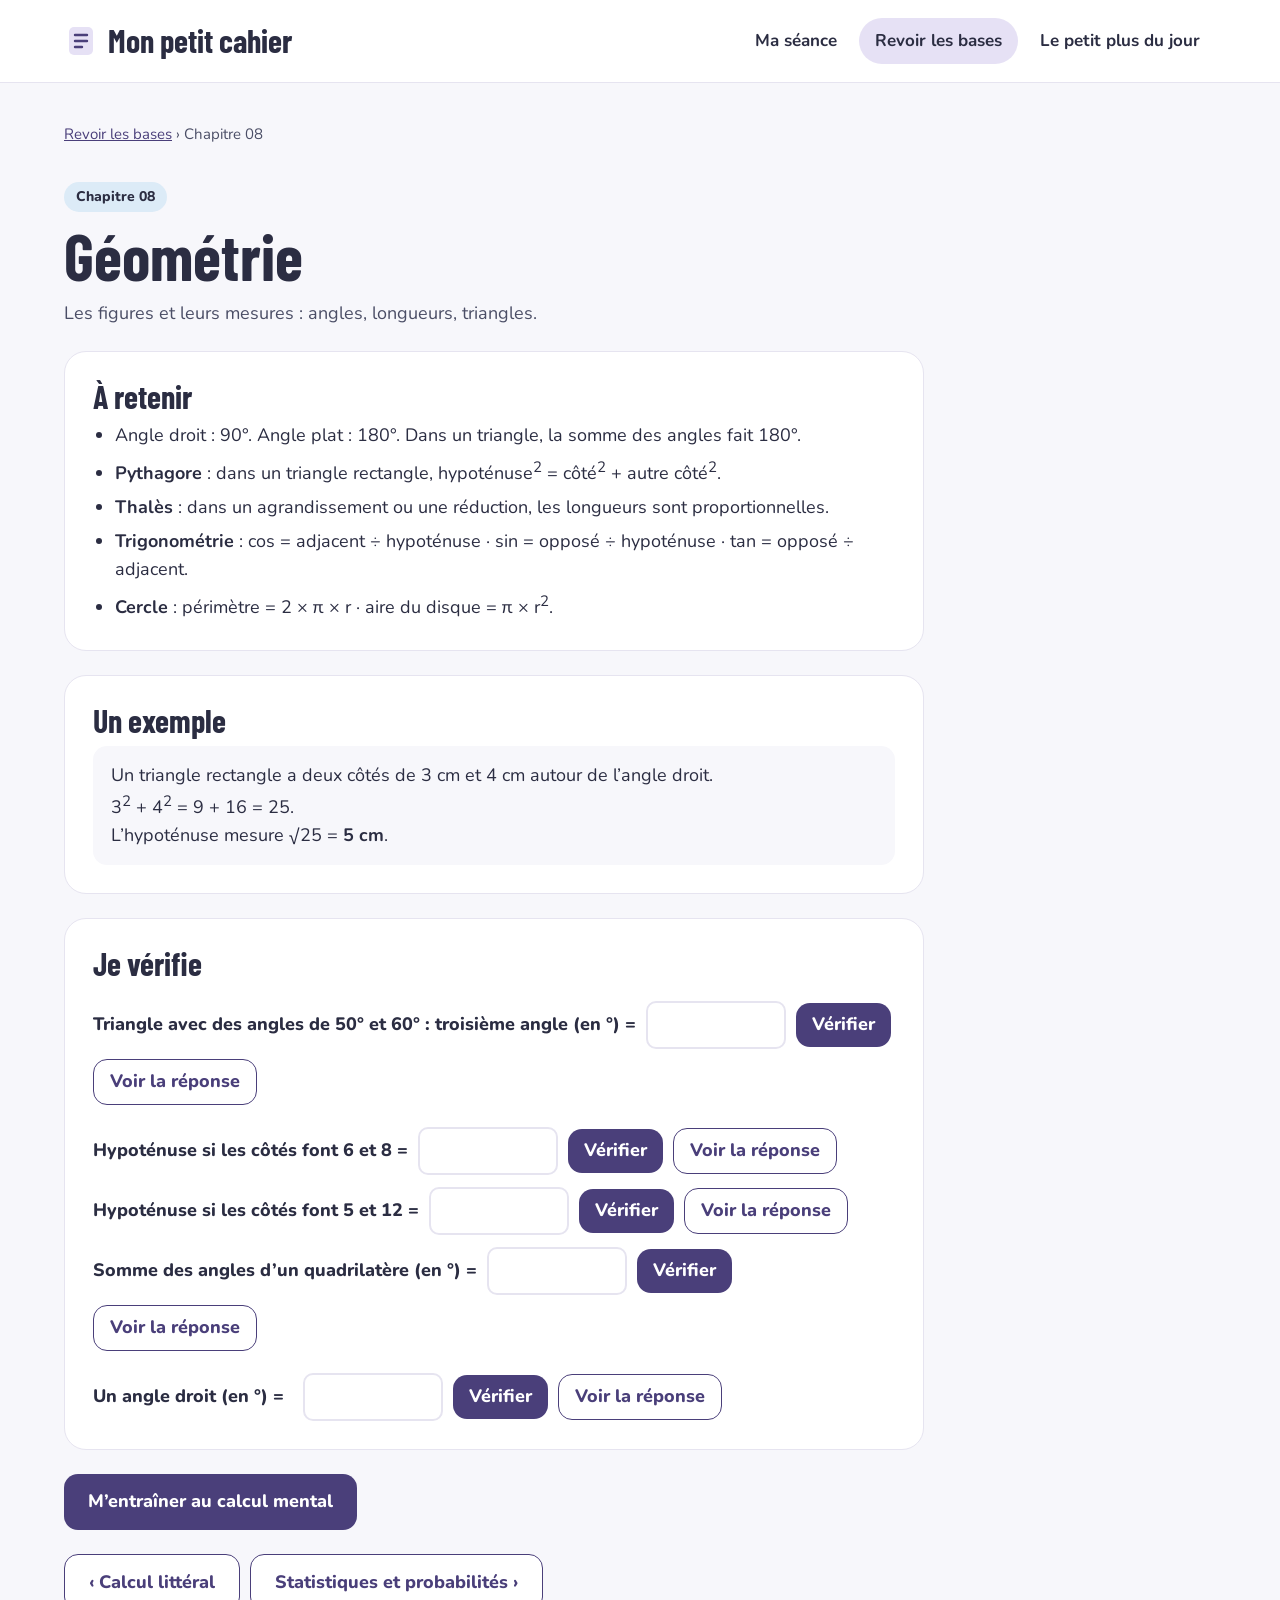
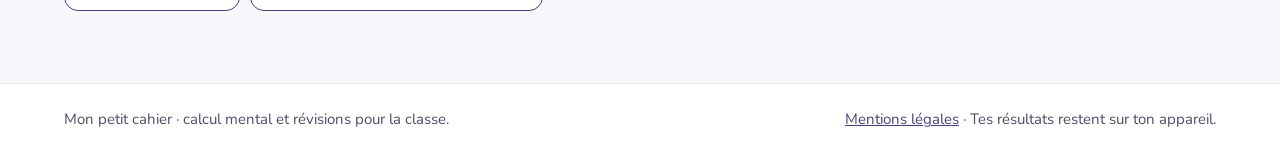
<file: bases/geometrie/index.html>
<!DOCTYPE html>
<html lang="fr">
<head>
<meta charset="utf-8">
<meta name="viewport" content="width=device-width, initial-scale=1">
<title>Géométrie · Mon petit cahier</title>
<meta name="description" content="Les figures et leurs mesures : angles, longueurs, triangles.">
<link rel="icon" href="data:image/svg+xml,%3Csvg xmlns='http://www.w3.org/2000/svg' viewBox='0 0 34 34'%3E%3Crect x='5' y='3' width='24' height='28' rx='5' fill='%23E6E1F5'/%3E%3Cpath d='M11 11h12M11 17h12M11 23h7' stroke='%234A3F7A' stroke-width='2.4' stroke-linecap='round'/%3E%3C/svg%3E">
<link rel="preconnect" href="https://fonts.googleapis.com">
<link rel="preconnect" href="https://fonts.gstatic.com" crossorigin>
<link href="https://fonts.googleapis.com/css2?family=Barlow+Condensed:wght@600;700&family=Nunito:wght@400;600;700;800&display=swap" rel="stylesheet">
<link rel="stylesheet" href="../../assets/style.css">
</head>
<body>
<a class="skip" href="#contenu">Aller au contenu</a>
<header class="entete">
  <div class="entete-in">
    <a class="logo" href="../../index.html"><svg width="34" height="34" viewBox="0 0 34 34" aria-hidden="true"><rect x="5" y="3" width="24" height="28" rx="5" fill="#E6E1F5"></rect><path d="M11 11h12M11 17h12M11 23h7" stroke="#4A3F7A" stroke-width="2.4" stroke-linecap="round"></path></svg>Mon petit cahier</a>
    <nav class="nav" aria-label="Navigation principale"><a href="../../entrainement/index.html">Ma séance</a><a href="../../bases/index.html" aria-current="page">Revoir les bases</a><a href="../../videos/index.html">Le petit plus du jour</a></nav>
  </div>
</header>
<main id="contenu">
<div class="wrap">
<article class="fiche">
  <p class="fil"><a href="../index.html">Revoir les bases</a> › Chapitre 08</p>
  <header style="display:flex;flex-direction:column;gap:12px">
    <span class="pastille d-espace" style="align-self:flex-start;color:var(--encre)">Chapitre 08</span>
    <h1>Géométrie</h1>
    <p class="chapo">Les figures et leurs mesures : angles, longueurs, triangles.</p>
  </header>
  <section class="carte"><h2>À retenir</h2><ul><li>Angle droit : 90°. Angle plat : 180°. Dans un triangle, la somme des angles fait 180°.</li><li><b>Pythagore</b> : dans un triangle rectangle, hypoténuse<sup>2</sup> = côté<sup>2</sup> + autre côté<sup>2</sup>.</li><li><b>Thalès</b> : dans un agrandissement ou une réduction, les longueurs sont proportionnelles.</li><li><b>Trigonométrie</b> : cos = adjacent ÷ hypoténuse · sin = opposé ÷ hypoténuse · tan = opposé ÷ adjacent.</li><li><b>Cercle</b> : périmètre = 2 × π × r · aire du disque = π × r<sup>2</sup>.</li></ul></section>
  <section class="carte"><h2>Un exemple</h2><div class="exemple">Un triangle rectangle a deux côtés de 3 cm et 4 cm autour de l’angle droit.<br>3<sup>2</sup> + 4<sup>2</sup> = 9 + 16 = 25.<br>L’hypoténuse mesure √25 = <b>5 cm</b>.</div></section>
  <section class="carte verif"><h2>Je vérifie</h2><div class="verif-ligne" data-rep="70"><form style="display:flex;flex-wrap:wrap;gap:10px;align-items:center"><label class="q" for="v0">Triangle avec des angles de 50° et 60° : troisième angle (en °) =</label><input id="v0" type="text" inputmode="decimal" autocomplete="off"><button class="btn" type="submit" style="padding:8px 16px;min-height:44px">Vérifier</button><button class="btn clair" type="button" data-voir style="padding:8px 16px;min-height:44px">Voir la réponse</button></form><span class="res" aria-live="polite"></span></div><div class="verif-ligne" data-rep="10"><form style="display:flex;flex-wrap:wrap;gap:10px;align-items:center"><label class="q" for="v1">Hypoténuse si les côtés font 6 et 8 =</label><input id="v1" type="text" inputmode="decimal" autocomplete="off"><button class="btn" type="submit" style="padding:8px 16px;min-height:44px">Vérifier</button><button class="btn clair" type="button" data-voir style="padding:8px 16px;min-height:44px">Voir la réponse</button></form><span class="res" aria-live="polite"></span></div><div class="verif-ligne" data-rep="13"><form style="display:flex;flex-wrap:wrap;gap:10px;align-items:center"><label class="q" for="v2">Hypoténuse si les côtés font 5 et 12 =</label><input id="v2" type="text" inputmode="decimal" autocomplete="off"><button class="btn" type="submit" style="padding:8px 16px;min-height:44px">Vérifier</button><button class="btn clair" type="button" data-voir style="padding:8px 16px;min-height:44px">Voir la réponse</button></form><span class="res" aria-live="polite"></span></div><div class="verif-ligne" data-rep="360"><form style="display:flex;flex-wrap:wrap;gap:10px;align-items:center"><label class="q" for="v3">Somme des angles d’un quadrilatère (en °) =</label><input id="v3" type="text" inputmode="decimal" autocomplete="off"><button class="btn" type="submit" style="padding:8px 16px;min-height:44px">Vérifier</button><button class="btn clair" type="button" data-voir style="padding:8px 16px;min-height:44px">Voir la réponse</button></form><span class="res" aria-live="polite"></span></div><div class="verif-ligne" data-rep="90"><form style="display:flex;flex-wrap:wrap;gap:10px;align-items:center"><label class="q" for="v4">Un angle droit (en °) =</label><input id="v4" type="text" inputmode="decimal" autocomplete="off"><button class="btn" type="submit" style="padding:8px 16px;min-height:44px">Vérifier</button><button class="btn clair" type="button" data-voir style="padding:8px 16px;min-height:44px">Voir la réponse</button></form><span class="res" aria-live="polite"></span></div></section>
  <div class="actions"><a class="btn" href="../../entrainement/index.html">M’entraîner au calcul mental</a></div>
  <div class="actions"><a class="btn clair" href="../calcul-litteral/index.html">‹ Calcul littéral</a><a class="btn clair" href="../statistiques-probabilites/index.html">Statistiques et probabilités ›</a></div>
</article>
</div>
</main>
<footer class="pied">
  <div class="wrap">
    <p>Mon petit cahier · calcul mental et révisions pour la classe.</p>
    <p><a href="../../mentions-legales/index.html">Mentions légales</a> · Tes résultats restent sur ton appareil.</p>
  </div>
</footer>
<script src="../../assets/app.js"></script>
<script src="../../assets/calcul.js"></script>
<script src="../../assets/fiche.js"></script>
</body>
</html>
</file>
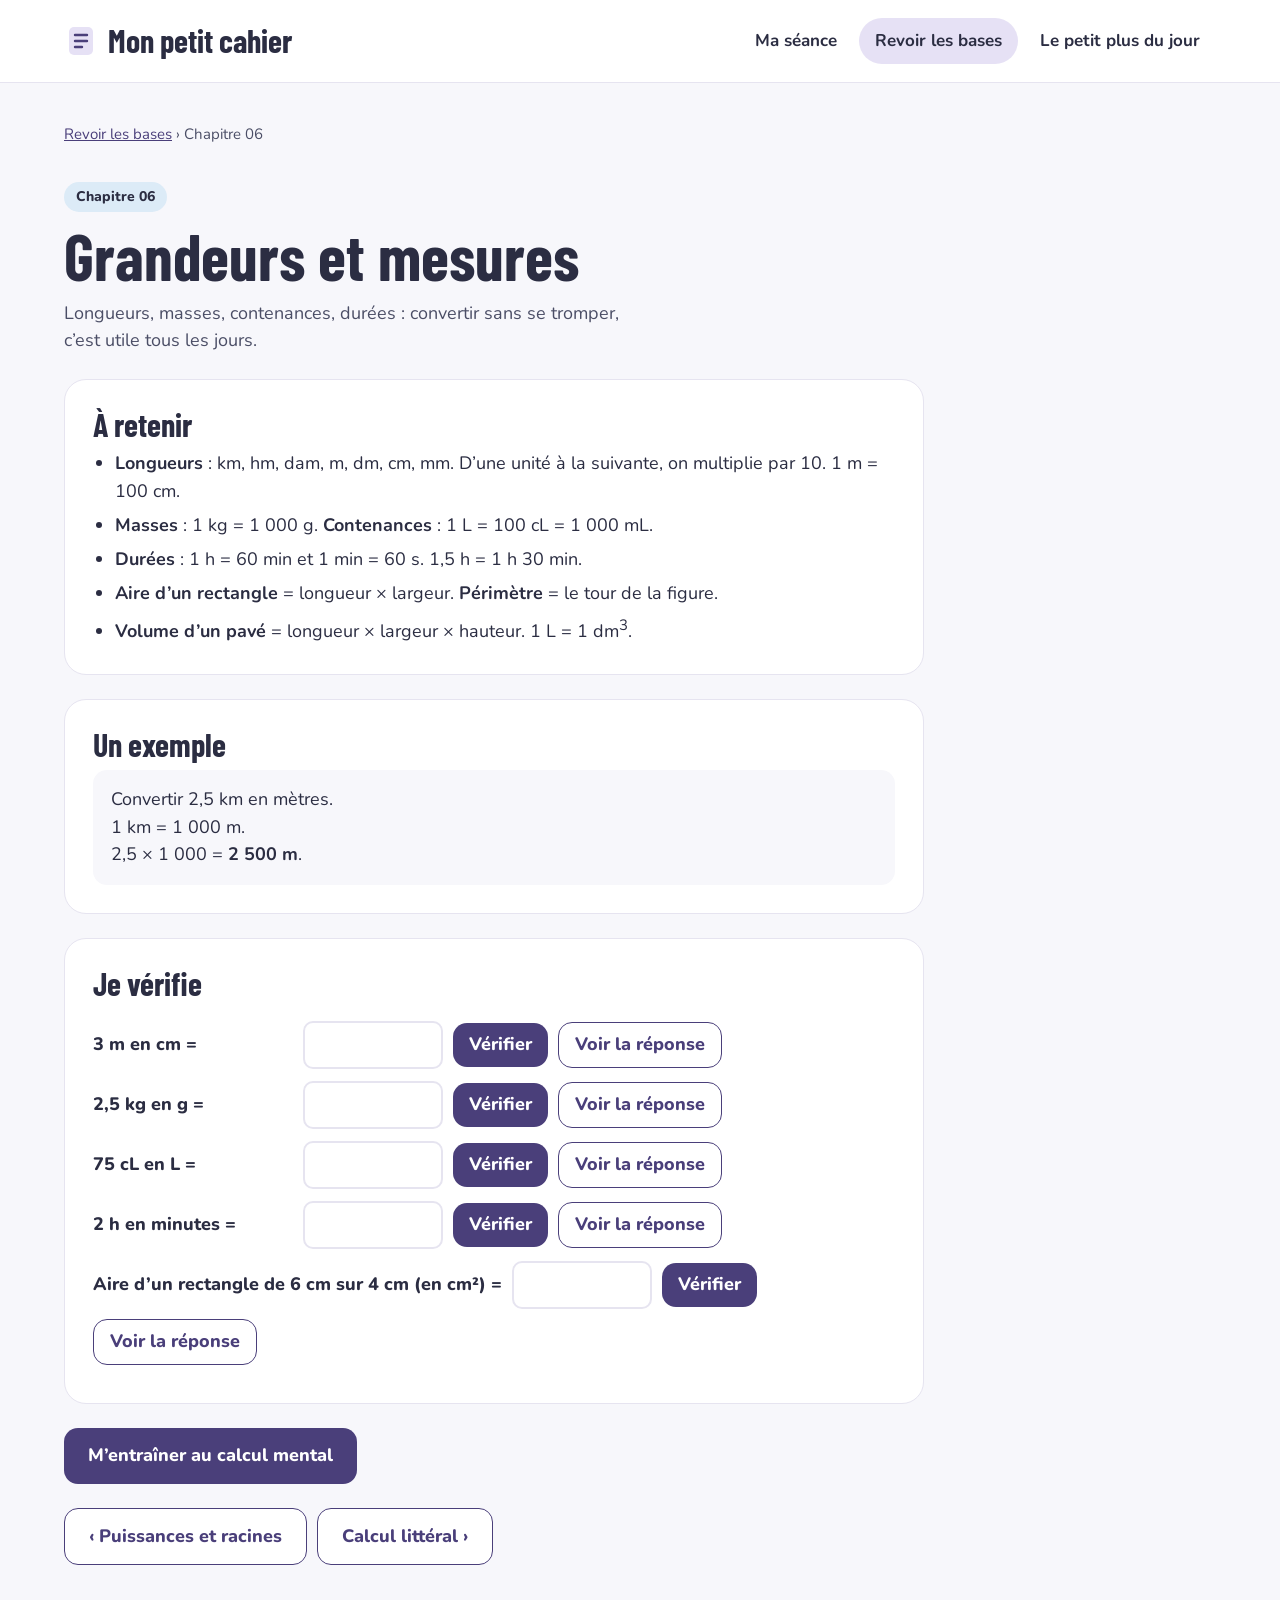
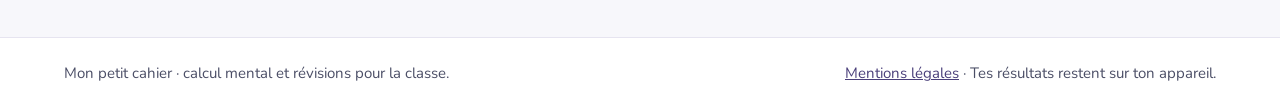
<file: bases/grandeurs-mesures/index.html>
<!DOCTYPE html>
<html lang="fr">
<head>
<meta charset="utf-8">
<meta name="viewport" content="width=device-width, initial-scale=1">
<title>Grandeurs et mesures · Mon petit cahier</title>
<meta name="description" content="Longueurs, masses, contenances, durées : convertir sans se tromper, c’est utile tous les jours.">
<link rel="icon" href="data:image/svg+xml,%3Csvg xmlns='http://www.w3.org/2000/svg' viewBox='0 0 34 34'%3E%3Crect x='5' y='3' width='24' height='28' rx='5' fill='%23E6E1F5'/%3E%3Cpath d='M11 11h12M11 17h12M11 23h7' stroke='%234A3F7A' stroke-width='2.4' stroke-linecap='round'/%3E%3C/svg%3E">
<link rel="preconnect" href="https://fonts.googleapis.com">
<link rel="preconnect" href="https://fonts.gstatic.com" crossorigin>
<link href="https://fonts.googleapis.com/css2?family=Barlow+Condensed:wght@600;700&family=Nunito:wght@400;600;700;800&display=swap" rel="stylesheet">
<link rel="stylesheet" href="../../assets/style.css">
</head>
<body>
<a class="skip" href="#contenu">Aller au contenu</a>
<header class="entete">
  <div class="entete-in">
    <a class="logo" href="../../index.html"><svg width="34" height="34" viewBox="0 0 34 34" aria-hidden="true"><rect x="5" y="3" width="24" height="28" rx="5" fill="#E6E1F5"></rect><path d="M11 11h12M11 17h12M11 23h7" stroke="#4A3F7A" stroke-width="2.4" stroke-linecap="round"></path></svg>Mon petit cahier</a>
    <nav class="nav" aria-label="Navigation principale"><a href="../../entrainement/index.html">Ma séance</a><a href="../../bases/index.html" aria-current="page">Revoir les bases</a><a href="../../videos/index.html">Le petit plus du jour</a></nav>
  </div>
</header>
<main id="contenu">
<div class="wrap">
<article class="fiche">
  <p class="fil"><a href="../index.html">Revoir les bases</a> › Chapitre 06</p>
  <header style="display:flex;flex-direction:column;gap:12px">
    <span class="pastille d-espace" style="align-self:flex-start;color:var(--encre)">Chapitre 06</span>
    <h1>Grandeurs et mesures</h1>
    <p class="chapo">Longueurs, masses, contenances, durées : convertir sans se tromper, c’est utile tous les jours.</p>
  </header>
  <section class="carte"><h2>À retenir</h2><ul><li><b>Longueurs</b> : km, hm, dam, m, dm, cm, mm. D’une unité à la suivante, on multiplie par 10. 1 m = 100 cm.</li><li><b>Masses</b> : 1 kg = 1 000 g. <b>Contenances</b> : 1 L = 100 cL = 1 000 mL.</li><li><b>Durées</b> : 1 h = 60 min et 1 min = 60 s. 1,5 h = 1 h 30 min.</li><li><b>Aire d’un rectangle</b> = longueur × largeur. <b>Périmètre</b> = le tour de la figure.</li><li><b>Volume d’un pavé</b> = longueur × largeur × hauteur. 1 L = 1 dm<sup>3</sup>.</li></ul></section>
  <section class="carte"><h2>Un exemple</h2><div class="exemple">Convertir 2,5 km en mètres.<br>1 km = 1 000 m.<br>2,5 × 1 000 = <b>2 500 m</b>.</div></section>
  <section class="carte verif"><h2>Je vérifie</h2><div class="verif-ligne" data-rep="300"><form style="display:flex;flex-wrap:wrap;gap:10px;align-items:center"><label class="q" for="v0">3 m en cm =</label><input id="v0" type="text" inputmode="decimal" autocomplete="off"><button class="btn" type="submit" style="padding:8px 16px;min-height:44px">Vérifier</button><button class="btn clair" type="button" data-voir style="padding:8px 16px;min-height:44px">Voir la réponse</button></form><span class="res" aria-live="polite"></span></div><div class="verif-ligne" data-rep="2500"><form style="display:flex;flex-wrap:wrap;gap:10px;align-items:center"><label class="q" for="v1">2,5 kg en g =</label><input id="v1" type="text" inputmode="decimal" autocomplete="off"><button class="btn" type="submit" style="padding:8px 16px;min-height:44px">Vérifier</button><button class="btn clair" type="button" data-voir style="padding:8px 16px;min-height:44px">Voir la réponse</button></form><span class="res" aria-live="polite"></span></div><div class="verif-ligne" data-rep="0.75"><form style="display:flex;flex-wrap:wrap;gap:10px;align-items:center"><label class="q" for="v2">75 cL en L =</label><input id="v2" type="text" inputmode="decimal" autocomplete="off"><button class="btn" type="submit" style="padding:8px 16px;min-height:44px">Vérifier</button><button class="btn clair" type="button" data-voir style="padding:8px 16px;min-height:44px">Voir la réponse</button></form><span class="res" aria-live="polite"></span></div><div class="verif-ligne" data-rep="120"><form style="display:flex;flex-wrap:wrap;gap:10px;align-items:center"><label class="q" for="v3">2 h en minutes =</label><input id="v3" type="text" inputmode="decimal" autocomplete="off"><button class="btn" type="submit" style="padding:8px 16px;min-height:44px">Vérifier</button><button class="btn clair" type="button" data-voir style="padding:8px 16px;min-height:44px">Voir la réponse</button></form><span class="res" aria-live="polite"></span></div><div class="verif-ligne" data-rep="24"><form style="display:flex;flex-wrap:wrap;gap:10px;align-items:center"><label class="q" for="v4">Aire d’un rectangle de 6 cm sur 4 cm (en cm²) =</label><input id="v4" type="text" inputmode="decimal" autocomplete="off"><button class="btn" type="submit" style="padding:8px 16px;min-height:44px">Vérifier</button><button class="btn clair" type="button" data-voir style="padding:8px 16px;min-height:44px">Voir la réponse</button></form><span class="res" aria-live="polite"></span></div></section>
  <div class="actions"><a class="btn" href="../../entrainement/index.html">M’entraîner au calcul mental</a></div>
  <div class="actions"><a class="btn clair" href="../puissances-racines/index.html">‹ Puissances et racines</a><a class="btn clair" href="../calcul-litteral/index.html">Calcul littéral ›</a></div>
</article>
</div>
</main>
<footer class="pied">
  <div class="wrap">
    <p>Mon petit cahier · calcul mental et révisions pour la classe.</p>
    <p><a href="../../mentions-legales/index.html">Mentions légales</a> · Tes résultats restent sur ton appareil.</p>
  </div>
</footer>
<script src="../../assets/app.js"></script>
<script src="../../assets/calcul.js"></script>
<script src="../../assets/fiche.js"></script>
</body>
</html>
</file>
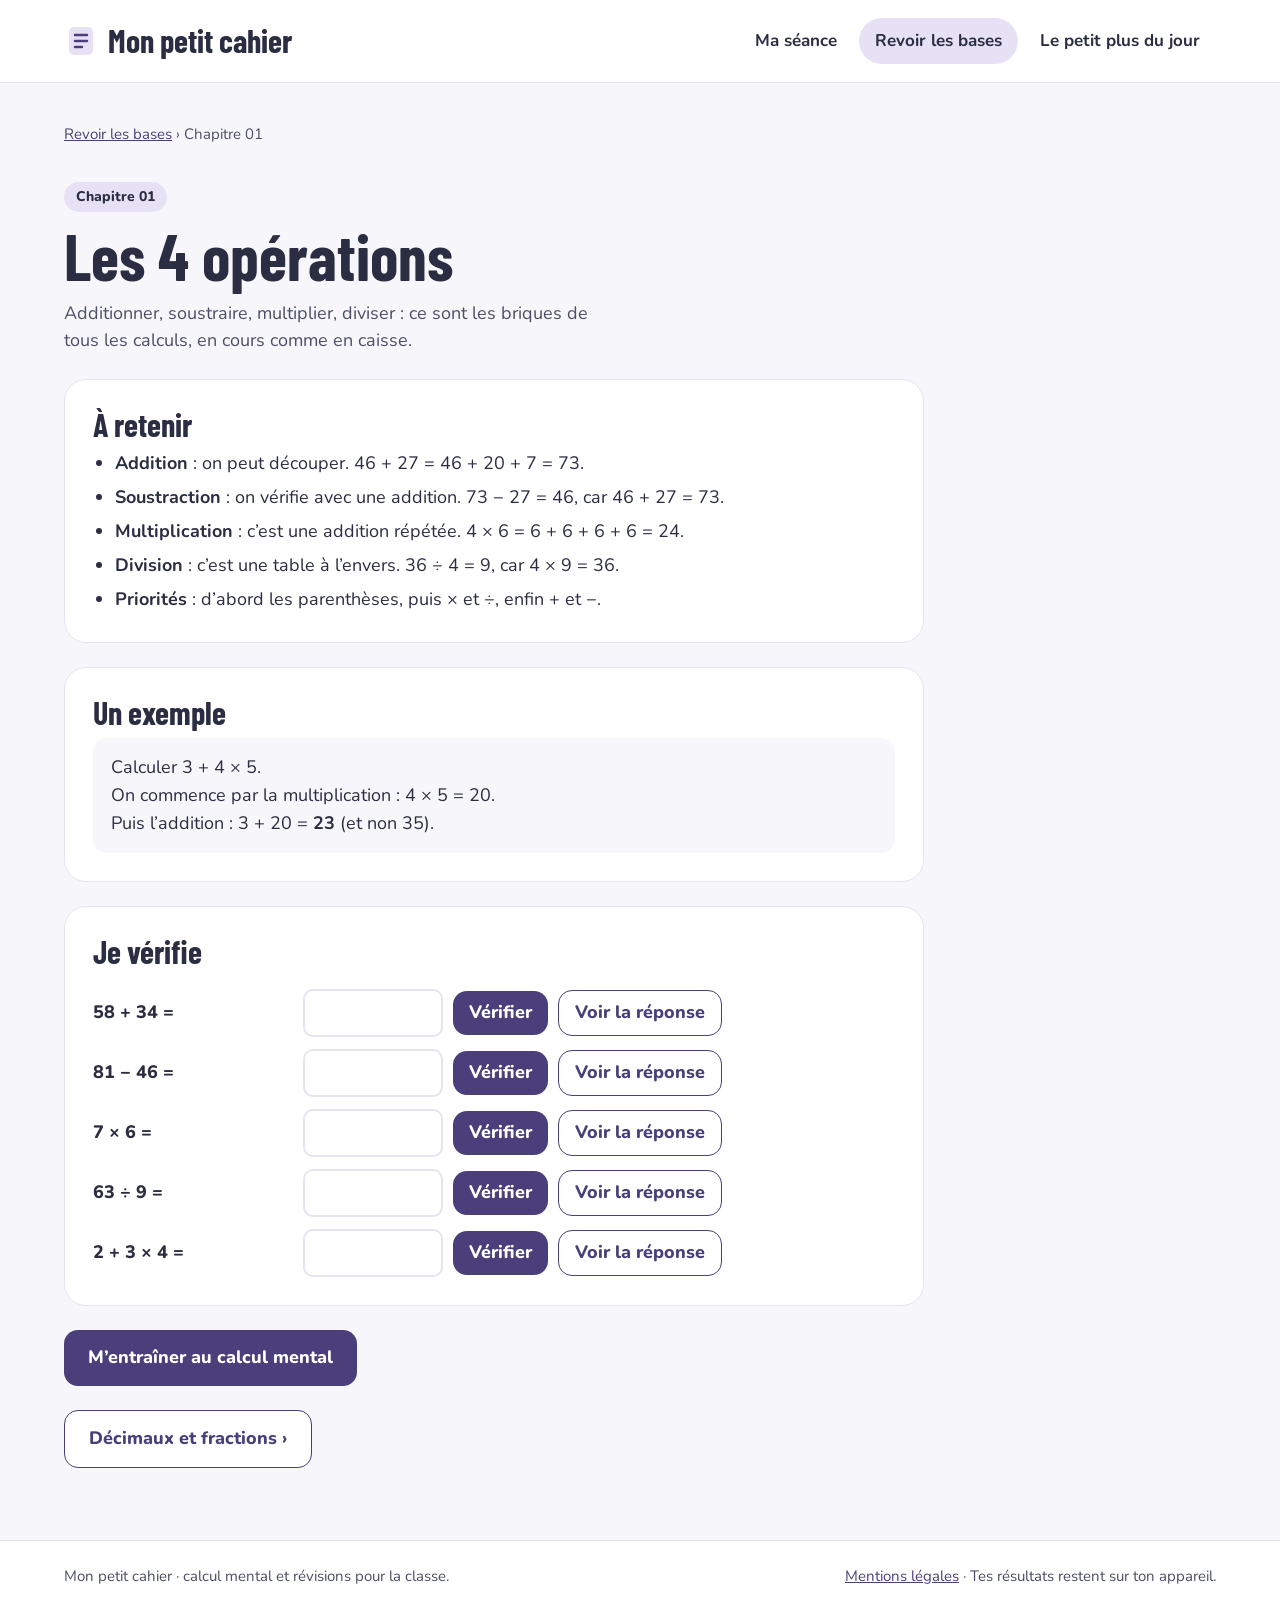
<file: bases/operations/index.html>
<!DOCTYPE html>
<html lang="fr">
<head>
<meta charset="utf-8">
<meta name="viewport" content="width=device-width, initial-scale=1">
<title>Les 4 opérations · Mon petit cahier</title>
<meta name="description" content="Additionner, soustraire, multiplier, diviser : ce sont les briques de tous les calculs, en cours comme en caisse.">
<link rel="icon" href="data:image/svg+xml,%3Csvg xmlns='http://www.w3.org/2000/svg' viewBox='0 0 34 34'%3E%3Crect x='5' y='3' width='24' height='28' rx='5' fill='%23E6E1F5'/%3E%3Cpath d='M11 11h12M11 17h12M11 23h7' stroke='%234A3F7A' stroke-width='2.4' stroke-linecap='round'/%3E%3C/svg%3E">
<link rel="preconnect" href="https://fonts.googleapis.com">
<link rel="preconnect" href="https://fonts.gstatic.com" crossorigin>
<link href="https://fonts.googleapis.com/css2?family=Barlow+Condensed:wght@600;700&family=Nunito:wght@400;600;700;800&display=swap" rel="stylesheet">
<link rel="stylesheet" href="../../assets/style.css">
</head>
<body>
<a class="skip" href="#contenu">Aller au contenu</a>
<header class="entete">
  <div class="entete-in">
    <a class="logo" href="../../index.html"><svg width="34" height="34" viewBox="0 0 34 34" aria-hidden="true"><rect x="5" y="3" width="24" height="28" rx="5" fill="#E6E1F5"></rect><path d="M11 11h12M11 17h12M11 23h7" stroke="#4A3F7A" stroke-width="2.4" stroke-linecap="round"></path></svg>Mon petit cahier</a>
    <nav class="nav" aria-label="Navigation principale"><a href="../../entrainement/index.html">Ma séance</a><a href="../../bases/index.html" aria-current="page">Revoir les bases</a><a href="../../videos/index.html">Le petit plus du jour</a></nav>
  </div>
</header>
<main id="contenu">
<div class="wrap">
<article class="fiche">
  <p class="fil"><a href="../index.html">Revoir les bases</a> › Chapitre 01</p>
  <header style="display:flex;flex-direction:column;gap:12px">
    <span class="pastille d-nombres" style="align-self:flex-start;color:var(--encre)">Chapitre 01</span>
    <h1>Les 4 opérations</h1>
    <p class="chapo">Additionner, soustraire, multiplier, diviser : ce sont les briques de tous les calculs, en cours comme en caisse.</p>
  </header>
  <section class="carte"><h2>À retenir</h2><ul><li><b>Addition</b> : on peut découper. 46 + 27 = 46 + 20 + 7 = 73.</li><li><b>Soustraction</b> : on vérifie avec une addition. 73 − 27 = 46, car 46 + 27 = 73.</li><li><b>Multiplication</b> : c’est une addition répétée. 4 × 6 = 6 + 6 + 6 + 6 = 24.</li><li><b>Division</b> : c’est une table à l’envers. 36 ÷ 4 = 9, car 4 × 9 = 36.</li><li><b>Priorités</b> : d’abord les parenthèses, puis × et ÷, enfin + et −.</li></ul></section>
  <section class="carte"><h2>Un exemple</h2><div class="exemple">Calculer 3 + 4 × 5.<br>On commence par la multiplication : 4 × 5 = 20.<br>Puis l’addition : 3 + 20 = <b>23</b> (et non 35).</div></section>
  <section class="carte verif"><h2>Je vérifie</h2><div class="verif-ligne" data-rep="92"><form style="display:flex;flex-wrap:wrap;gap:10px;align-items:center"><label class="q" for="v0">58 + 34 =</label><input id="v0" type="text" inputmode="decimal" autocomplete="off"><button class="btn" type="submit" style="padding:8px 16px;min-height:44px">Vérifier</button><button class="btn clair" type="button" data-voir style="padding:8px 16px;min-height:44px">Voir la réponse</button></form><span class="res" aria-live="polite"></span></div><div class="verif-ligne" data-rep="35"><form style="display:flex;flex-wrap:wrap;gap:10px;align-items:center"><label class="q" for="v1">81 − 46 =</label><input id="v1" type="text" inputmode="decimal" autocomplete="off"><button class="btn" type="submit" style="padding:8px 16px;min-height:44px">Vérifier</button><button class="btn clair" type="button" data-voir style="padding:8px 16px;min-height:44px">Voir la réponse</button></form><span class="res" aria-live="polite"></span></div><div class="verif-ligne" data-rep="42"><form style="display:flex;flex-wrap:wrap;gap:10px;align-items:center"><label class="q" for="v2">7 × 6 =</label><input id="v2" type="text" inputmode="decimal" autocomplete="off"><button class="btn" type="submit" style="padding:8px 16px;min-height:44px">Vérifier</button><button class="btn clair" type="button" data-voir style="padding:8px 16px;min-height:44px">Voir la réponse</button></form><span class="res" aria-live="polite"></span></div><div class="verif-ligne" data-rep="7"><form style="display:flex;flex-wrap:wrap;gap:10px;align-items:center"><label class="q" for="v3">63 ÷ 9 =</label><input id="v3" type="text" inputmode="decimal" autocomplete="off"><button class="btn" type="submit" style="padding:8px 16px;min-height:44px">Vérifier</button><button class="btn clair" type="button" data-voir style="padding:8px 16px;min-height:44px">Voir la réponse</button></form><span class="res" aria-live="polite"></span></div><div class="verif-ligne" data-rep="14"><form style="display:flex;flex-wrap:wrap;gap:10px;align-items:center"><label class="q" for="v4">2 + 3 × 4 =</label><input id="v4" type="text" inputmode="decimal" autocomplete="off"><button class="btn" type="submit" style="padding:8px 16px;min-height:44px">Vérifier</button><button class="btn clair" type="button" data-voir style="padding:8px 16px;min-height:44px">Voir la réponse</button></form><span class="res" aria-live="polite"></span></div></section>
  <div class="actions"><a class="btn" href="../../entrainement/index.html">M’entraîner au calcul mental</a></div>
  <div class="actions"><a class="btn clair" href="../decimaux-fractions/index.html">Décimaux et fractions ›</a></div>
</article>
</div>
</main>
<footer class="pied">
  <div class="wrap">
    <p>Mon petit cahier · calcul mental et révisions pour la classe.</p>
    <p><a href="../../mentions-legales/index.html">Mentions légales</a> · Tes résultats restent sur ton appareil.</p>
  </div>
</footer>
<script src="../../assets/app.js"></script>
<script src="../../assets/calcul.js"></script>
<script src="../../assets/fiche.js"></script>
</body>
</html>
</file>
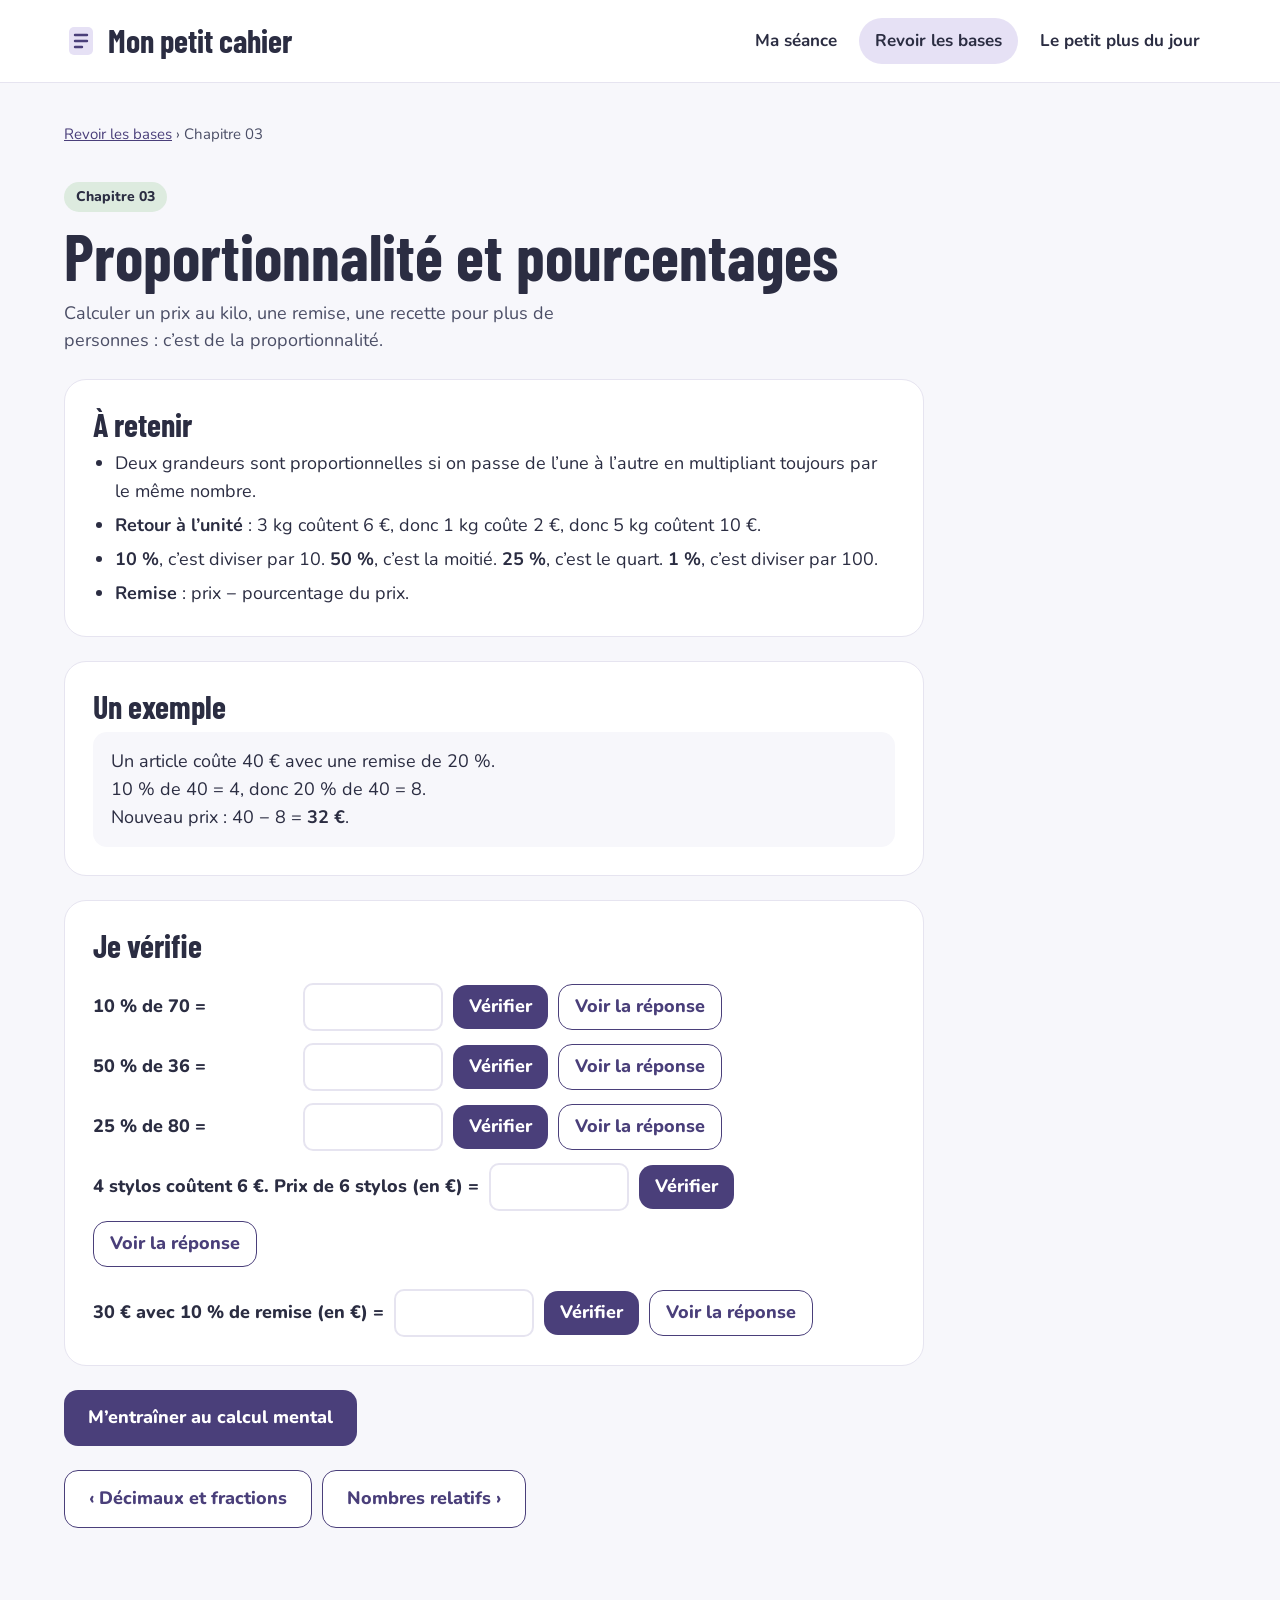
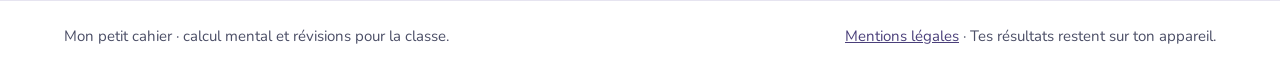
<file: bases/proportionnalite/index.html>
<!DOCTYPE html>
<html lang="fr">
<head>
<meta charset="utf-8">
<meta name="viewport" content="width=device-width, initial-scale=1">
<title>Proportionnalité et pourcentages · Mon petit cahier</title>
<meta name="description" content="Calculer un prix au kilo, une remise, une recette pour plus de personnes : c’est de la proportionnalité.">
<link rel="icon" href="data:image/svg+xml,%3Csvg xmlns='http://www.w3.org/2000/svg' viewBox='0 0 34 34'%3E%3Crect x='5' y='3' width='24' height='28' rx='5' fill='%23E6E1F5'/%3E%3Cpath d='M11 11h12M11 17h12M11 23h7' stroke='%234A3F7A' stroke-width='2.4' stroke-linecap='round'/%3E%3C/svg%3E">
<link rel="preconnect" href="https://fonts.googleapis.com">
<link rel="preconnect" href="https://fonts.gstatic.com" crossorigin>
<link href="https://fonts.googleapis.com/css2?family=Barlow+Condensed:wght@600;700&family=Nunito:wght@400;600;700;800&display=swap" rel="stylesheet">
<link rel="stylesheet" href="../../assets/style.css">
</head>
<body>
<a class="skip" href="#contenu">Aller au contenu</a>
<header class="entete">
  <div class="entete-in">
    <a class="logo" href="../../index.html"><svg width="34" height="34" viewBox="0 0 34 34" aria-hidden="true"><rect x="5" y="3" width="24" height="28" rx="5" fill="#E6E1F5"></rect><path d="M11 11h12M11 17h12M11 23h7" stroke="#4A3F7A" stroke-width="2.4" stroke-linecap="round"></path></svg>Mon petit cahier</a>
    <nav class="nav" aria-label="Navigation principale"><a href="../../entrainement/index.html">Ma séance</a><a href="../../bases/index.html" aria-current="page">Revoir les bases</a><a href="../../videos/index.html">Le petit plus du jour</a></nav>
  </div>
</header>
<main id="contenu">
<div class="wrap">
<article class="fiche">
  <p class="fil"><a href="../index.html">Revoir les bases</a> › Chapitre 03</p>
  <header style="display:flex;flex-direction:column;gap:12px">
    <span class="pastille d-propor" style="align-self:flex-start;color:var(--encre)">Chapitre 03</span>
    <h1>Proportionnalité et pourcentages</h1>
    <p class="chapo">Calculer un prix au kilo, une remise, une recette pour plus de personnes : c’est de la proportionnalité.</p>
  </header>
  <section class="carte"><h2>À retenir</h2><ul><li>Deux grandeurs sont proportionnelles si on passe de l’une à l’autre en multipliant toujours par le même nombre.</li><li><b>Retour à l’unité</b> : 3 kg coûtent 6 €, donc 1 kg coûte 2 €, donc 5 kg coûtent 10 €.</li><li><b>10 %</b>, c’est diviser par 10. <b>50 %</b>, c’est la moitié. <b>25 %</b>, c’est le quart. <b>1 %</b>, c’est diviser par 100.</li><li><b>Remise</b> : prix − pourcentage du prix.</li></ul></section>
  <section class="carte"><h2>Un exemple</h2><div class="exemple">Un article coûte 40 € avec une remise de 20 %.<br>10 % de 40 = 4, donc 20 % de 40 = 8.<br>Nouveau prix : 40 − 8 = <b>32 €</b>.</div></section>
  <section class="carte verif"><h2>Je vérifie</h2><div class="verif-ligne" data-rep="7"><form style="display:flex;flex-wrap:wrap;gap:10px;align-items:center"><label class="q" for="v0">10 % de 70 =</label><input id="v0" type="text" inputmode="decimal" autocomplete="off"><button class="btn" type="submit" style="padding:8px 16px;min-height:44px">Vérifier</button><button class="btn clair" type="button" data-voir style="padding:8px 16px;min-height:44px">Voir la réponse</button></form><span class="res" aria-live="polite"></span></div><div class="verif-ligne" data-rep="18"><form style="display:flex;flex-wrap:wrap;gap:10px;align-items:center"><label class="q" for="v1">50 % de 36 =</label><input id="v1" type="text" inputmode="decimal" autocomplete="off"><button class="btn" type="submit" style="padding:8px 16px;min-height:44px">Vérifier</button><button class="btn clair" type="button" data-voir style="padding:8px 16px;min-height:44px">Voir la réponse</button></form><span class="res" aria-live="polite"></span></div><div class="verif-ligne" data-rep="20"><form style="display:flex;flex-wrap:wrap;gap:10px;align-items:center"><label class="q" for="v2">25 % de 80 =</label><input id="v2" type="text" inputmode="decimal" autocomplete="off"><button class="btn" type="submit" style="padding:8px 16px;min-height:44px">Vérifier</button><button class="btn clair" type="button" data-voir style="padding:8px 16px;min-height:44px">Voir la réponse</button></form><span class="res" aria-live="polite"></span></div><div class="verif-ligne" data-rep="9"><form style="display:flex;flex-wrap:wrap;gap:10px;align-items:center"><label class="q" for="v3">4 stylos coûtent 6 €. Prix de 6 stylos (en €) =</label><input id="v3" type="text" inputmode="decimal" autocomplete="off"><button class="btn" type="submit" style="padding:8px 16px;min-height:44px">Vérifier</button><button class="btn clair" type="button" data-voir style="padding:8px 16px;min-height:44px">Voir la réponse</button></form><span class="res" aria-live="polite"></span></div><div class="verif-ligne" data-rep="27"><form style="display:flex;flex-wrap:wrap;gap:10px;align-items:center"><label class="q" for="v4">30 € avec 10 % de remise (en €) =</label><input id="v4" type="text" inputmode="decimal" autocomplete="off"><button class="btn" type="submit" style="padding:8px 16px;min-height:44px">Vérifier</button><button class="btn clair" type="button" data-voir style="padding:8px 16px;min-height:44px">Voir la réponse</button></form><span class="res" aria-live="polite"></span></div></section>
  <div class="actions"><a class="btn" href="../../entrainement/index.html">M’entraîner au calcul mental</a></div>
  <div class="actions"><a class="btn clair" href="../decimaux-fractions/index.html">‹ Décimaux et fractions</a><a class="btn clair" href="../relatifs/index.html">Nombres relatifs ›</a></div>
</article>
</div>
</main>
<footer class="pied">
  <div class="wrap">
    <p>Mon petit cahier · calcul mental et révisions pour la classe.</p>
    <p><a href="../../mentions-legales/index.html">Mentions légales</a> · Tes résultats restent sur ton appareil.</p>
  </div>
</footer>
<script src="../../assets/app.js"></script>
<script src="../../assets/calcul.js"></script>
<script src="../../assets/fiche.js"></script>
</body>
</html>
</file>
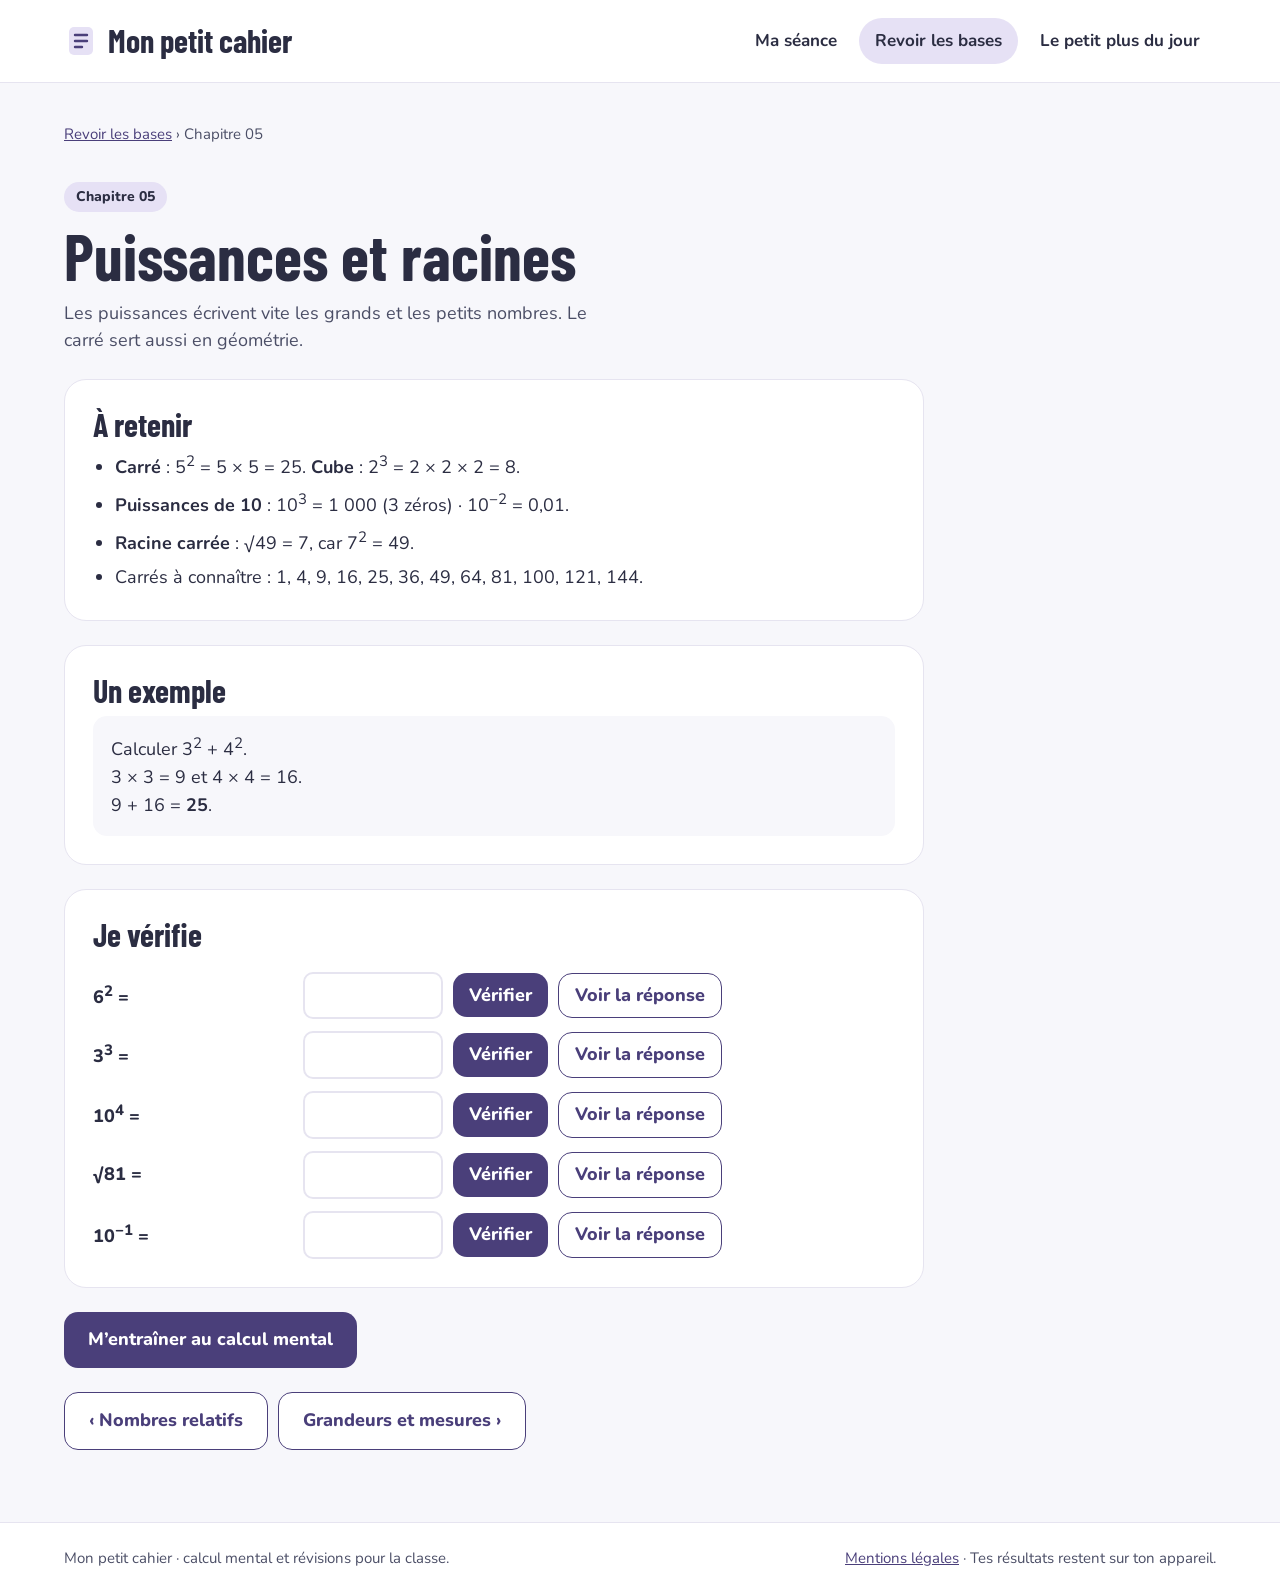
<file: bases/puissances-racines/index.html>
<!DOCTYPE html>
<html lang="fr">
<head>
<meta charset="utf-8">
<meta name="viewport" content="width=device-width, initial-scale=1">
<title>Puissances et racines · Mon petit cahier</title>
<meta name="description" content="Les puissances écrivent vite les grands et les petits nombres. Le carré sert aussi en géométrie.">
<link rel="icon" href="data:image/svg+xml,%3Csvg xmlns='http://www.w3.org/2000/svg' viewBox='0 0 34 34'%3E%3Crect x='5' y='3' width='24' height='28' rx='5' fill='%23E6E1F5'/%3E%3Cpath d='M11 11h12M11 17h12M11 23h7' stroke='%234A3F7A' stroke-width='2.4' stroke-linecap='round'/%3E%3C/svg%3E">
<link rel="preconnect" href="https://fonts.googleapis.com">
<link rel="preconnect" href="https://fonts.gstatic.com" crossorigin>
<link href="https://fonts.googleapis.com/css2?family=Barlow+Condensed:wght@600;700&family=Nunito:wght@400;600;700;800&display=swap" rel="stylesheet">
<link rel="stylesheet" href="../../assets/style.css">
</head>
<body>
<a class="skip" href="#contenu">Aller au contenu</a>
<header class="entete">
  <div class="entete-in">
    <a class="logo" href="../../index.html"><svg width="34" height="34" viewBox="0 0 34 34" aria-hidden="true"><rect x="5" y="3" width="24" height="28" rx="5" fill="#E6E1F5"></rect><path d="M11 11h12M11 17h12M11 23h7" stroke="#4A3F7A" stroke-width="2.4" stroke-linecap="round"></path></svg>Mon petit cahier</a>
    <nav class="nav" aria-label="Navigation principale"><a href="../../entrainement/index.html">Ma séance</a><a href="../../bases/index.html" aria-current="page">Revoir les bases</a><a href="../../videos/index.html">Le petit plus du jour</a></nav>
  </div>
</header>
<main id="contenu">
<div class="wrap">
<article class="fiche">
  <p class="fil"><a href="../index.html">Revoir les bases</a> › Chapitre 05</p>
  <header style="display:flex;flex-direction:column;gap:12px">
    <span class="pastille d-nombres" style="align-self:flex-start;color:var(--encre)">Chapitre 05</span>
    <h1>Puissances et racines</h1>
    <p class="chapo">Les puissances écrivent vite les grands et les petits nombres. Le carré sert aussi en géométrie.</p>
  </header>
  <section class="carte"><h2>À retenir</h2><ul><li><b>Carré</b> : 5<sup>2</sup> = 5 × 5 = 25. <b>Cube</b> : 2<sup>3</sup> = 2 × 2 × 2 = 8.</li><li><b>Puissances de 10</b> : 10<sup>3</sup> = 1 000 (3 zéros) · 10<sup>−2</sup> = 0,01.</li><li><b>Racine carrée</b> : √49 = 7, car 7<sup>2</sup> = 49.</li><li>Carrés à connaître : 1, 4, 9, 16, 25, 36, 49, 64, 81, 100, 121, 144.</li></ul></section>
  <section class="carte"><h2>Un exemple</h2><div class="exemple">Calculer 3<sup>2</sup> + 4<sup>2</sup>.<br>3 × 3 = 9 et 4 × 4 = 16.<br>9 + 16 = <b>25</b>.</div></section>
  <section class="carte verif"><h2>Je vérifie</h2><div class="verif-ligne" data-rep="36"><form style="display:flex;flex-wrap:wrap;gap:10px;align-items:center"><label class="q" for="v0">6<sup>2</sup> =</label><input id="v0" type="text" inputmode="decimal" autocomplete="off"><button class="btn" type="submit" style="padding:8px 16px;min-height:44px">Vérifier</button><button class="btn clair" type="button" data-voir style="padding:8px 16px;min-height:44px">Voir la réponse</button></form><span class="res" aria-live="polite"></span></div><div class="verif-ligne" data-rep="27"><form style="display:flex;flex-wrap:wrap;gap:10px;align-items:center"><label class="q" for="v1">3<sup>3</sup> =</label><input id="v1" type="text" inputmode="decimal" autocomplete="off"><button class="btn" type="submit" style="padding:8px 16px;min-height:44px">Vérifier</button><button class="btn clair" type="button" data-voir style="padding:8px 16px;min-height:44px">Voir la réponse</button></form><span class="res" aria-live="polite"></span></div><div class="verif-ligne" data-rep="10000"><form style="display:flex;flex-wrap:wrap;gap:10px;align-items:center"><label class="q" for="v2">10<sup>4</sup> =</label><input id="v2" type="text" inputmode="decimal" autocomplete="off"><button class="btn" type="submit" style="padding:8px 16px;min-height:44px">Vérifier</button><button class="btn clair" type="button" data-voir style="padding:8px 16px;min-height:44px">Voir la réponse</button></form><span class="res" aria-live="polite"></span></div><div class="verif-ligne" data-rep="9"><form style="display:flex;flex-wrap:wrap;gap:10px;align-items:center"><label class="q" for="v3">√81 =</label><input id="v3" type="text" inputmode="decimal" autocomplete="off"><button class="btn" type="submit" style="padding:8px 16px;min-height:44px">Vérifier</button><button class="btn clair" type="button" data-voir style="padding:8px 16px;min-height:44px">Voir la réponse</button></form><span class="res" aria-live="polite"></span></div><div class="verif-ligne" data-rep="0.1"><form style="display:flex;flex-wrap:wrap;gap:10px;align-items:center"><label class="q" for="v4">10<sup>−1</sup> =</label><input id="v4" type="text" inputmode="decimal" autocomplete="off"><button class="btn" type="submit" style="padding:8px 16px;min-height:44px">Vérifier</button><button class="btn clair" type="button" data-voir style="padding:8px 16px;min-height:44px">Voir la réponse</button></form><span class="res" aria-live="polite"></span></div></section>
  <div class="actions"><a class="btn" href="../../entrainement/index.html">M’entraîner au calcul mental</a></div>
  <div class="actions"><a class="btn clair" href="../relatifs/index.html">‹ Nombres relatifs</a><a class="btn clair" href="../grandeurs-mesures/index.html">Grandeurs et mesures ›</a></div>
</article>
</div>
</main>
<footer class="pied">
  <div class="wrap">
    <p>Mon petit cahier · calcul mental et révisions pour la classe.</p>
    <p><a href="../../mentions-legales/index.html">Mentions légales</a> · Tes résultats restent sur ton appareil.</p>
  </div>
</footer>
<script src="../../assets/app.js"></script>
<script src="../../assets/calcul.js"></script>
<script src="../../assets/fiche.js"></script>
</body>
</html>
</file>
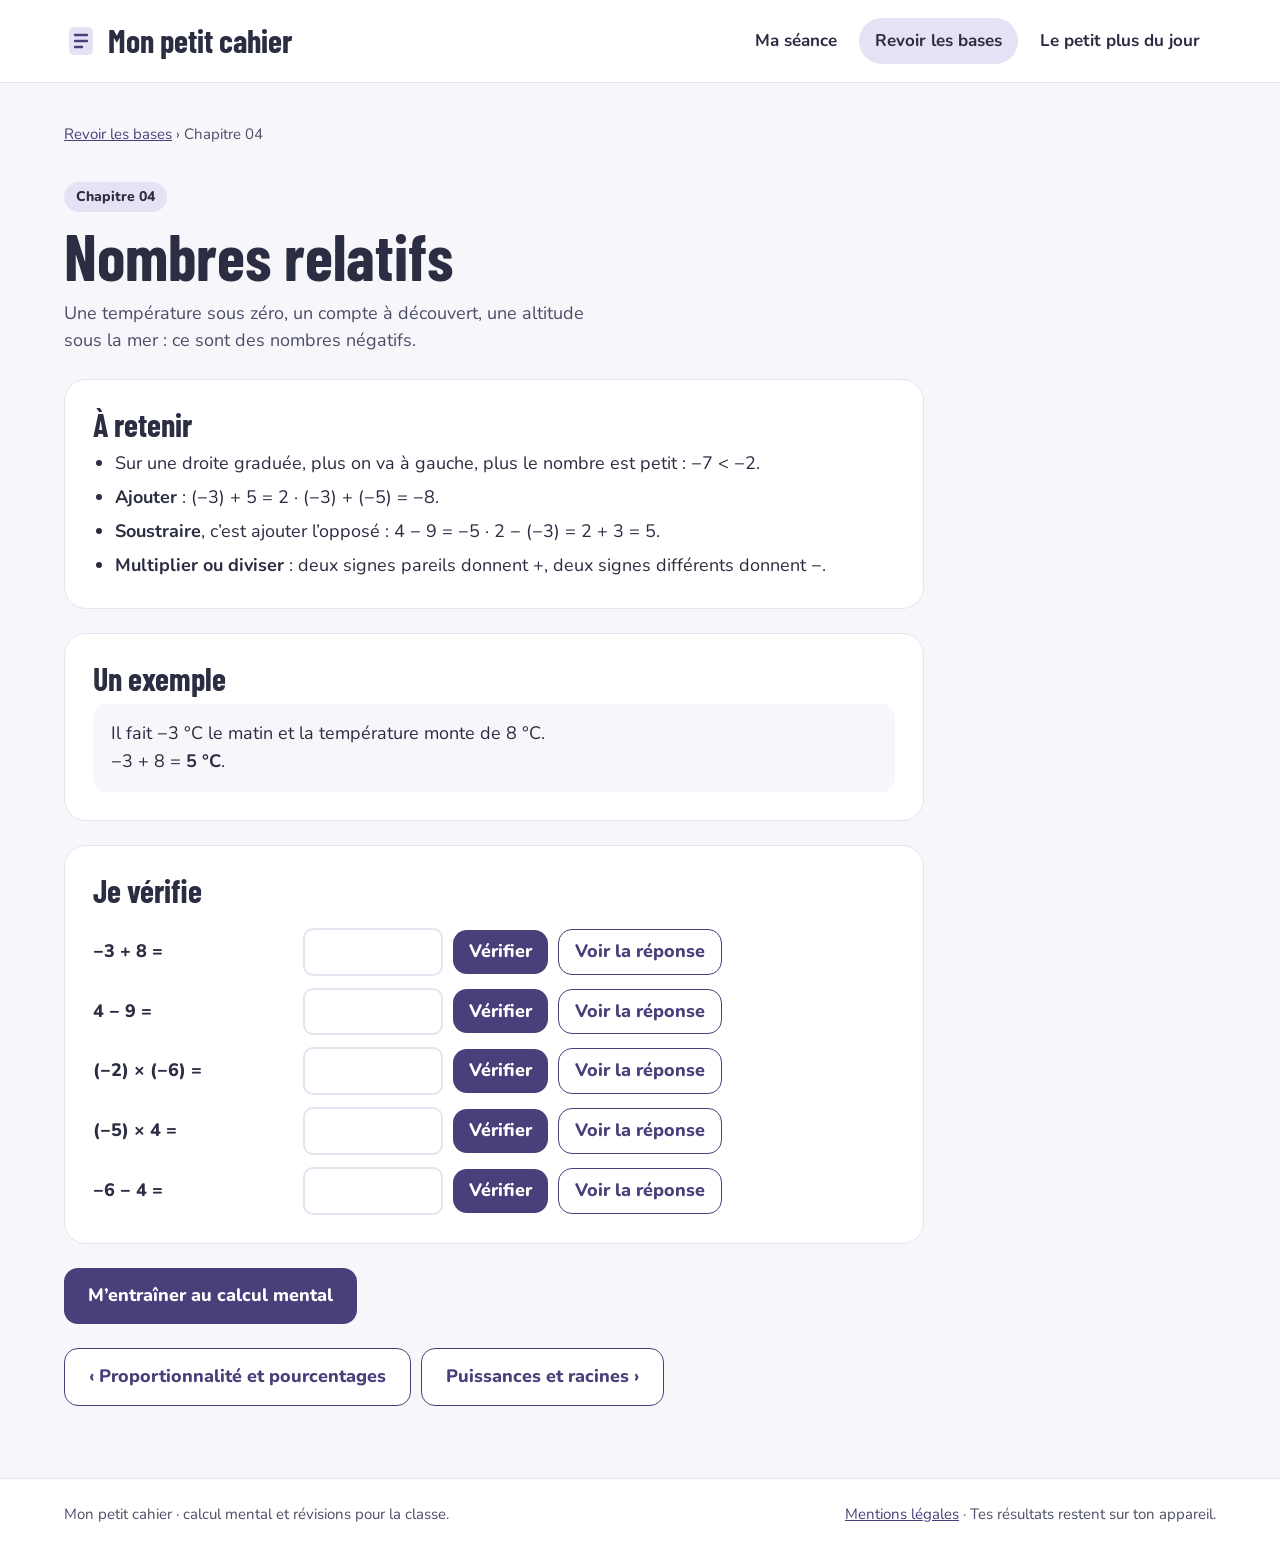
<file: bases/relatifs/index.html>
<!DOCTYPE html>
<html lang="fr">
<head>
<meta charset="utf-8">
<meta name="viewport" content="width=device-width, initial-scale=1">
<title>Nombres relatifs · Mon petit cahier</title>
<meta name="description" content="Une température sous zéro, un compte à découvert, une altitude sous la mer : ce sont des nombres négatifs.">
<link rel="icon" href="data:image/svg+xml,%3Csvg xmlns='http://www.w3.org/2000/svg' viewBox='0 0 34 34'%3E%3Crect x='5' y='3' width='24' height='28' rx='5' fill='%23E6E1F5'/%3E%3Cpath d='M11 11h12M11 17h12M11 23h7' stroke='%234A3F7A' stroke-width='2.4' stroke-linecap='round'/%3E%3C/svg%3E">
<link rel="preconnect" href="https://fonts.googleapis.com">
<link rel="preconnect" href="https://fonts.gstatic.com" crossorigin>
<link href="https://fonts.googleapis.com/css2?family=Barlow+Condensed:wght@600;700&family=Nunito:wght@400;600;700;800&display=swap" rel="stylesheet">
<link rel="stylesheet" href="../../assets/style.css">
</head>
<body>
<a class="skip" href="#contenu">Aller au contenu</a>
<header class="entete">
  <div class="entete-in">
    <a class="logo" href="../../index.html"><svg width="34" height="34" viewBox="0 0 34 34" aria-hidden="true"><rect x="5" y="3" width="24" height="28" rx="5" fill="#E6E1F5"></rect><path d="M11 11h12M11 17h12M11 23h7" stroke="#4A3F7A" stroke-width="2.4" stroke-linecap="round"></path></svg>Mon petit cahier</a>
    <nav class="nav" aria-label="Navigation principale"><a href="../../entrainement/index.html">Ma séance</a><a href="../../bases/index.html" aria-current="page">Revoir les bases</a><a href="../../videos/index.html">Le petit plus du jour</a></nav>
  </div>
</header>
<main id="contenu">
<div class="wrap">
<article class="fiche">
  <p class="fil"><a href="../index.html">Revoir les bases</a> › Chapitre 04</p>
  <header style="display:flex;flex-direction:column;gap:12px">
    <span class="pastille d-nombres" style="align-self:flex-start;color:var(--encre)">Chapitre 04</span>
    <h1>Nombres relatifs</h1>
    <p class="chapo">Une température sous zéro, un compte à découvert, une altitude sous la mer : ce sont des nombres négatifs.</p>
  </header>
  <section class="carte"><h2>À retenir</h2><ul><li>Sur une droite graduée, plus on va à gauche, plus le nombre est petit : −7 &lt; −2.</li><li><b>Ajouter</b> : (−3) + 5 = 2 · (−3) + (−5) = −8.</li><li><b>Soustraire</b>, c’est ajouter l’opposé : 4 − 9 = −5 · 2 − (−3) = 2 + 3 = 5.</li><li><b>Multiplier ou diviser</b> : deux signes pareils donnent +, deux signes différents donnent −.</li></ul></section>
  <section class="carte"><h2>Un exemple</h2><div class="exemple">Il fait −3 °C le matin et la température monte de 8 °C.<br>−3 + 8 = <b>5 °C</b>.</div></section>
  <section class="carte verif"><h2>Je vérifie</h2><div class="verif-ligne" data-rep="5"><form style="display:flex;flex-wrap:wrap;gap:10px;align-items:center"><label class="q" for="v0">−3 + 8 =</label><input id="v0" type="text" inputmode="decimal" autocomplete="off"><button class="btn" type="submit" style="padding:8px 16px;min-height:44px">Vérifier</button><button class="btn clair" type="button" data-voir style="padding:8px 16px;min-height:44px">Voir la réponse</button></form><span class="res" aria-live="polite"></span></div><div class="verif-ligne" data-rep="-5"><form style="display:flex;flex-wrap:wrap;gap:10px;align-items:center"><label class="q" for="v1">4 − 9 =</label><input id="v1" type="text" inputmode="decimal" autocomplete="off"><button class="btn" type="submit" style="padding:8px 16px;min-height:44px">Vérifier</button><button class="btn clair" type="button" data-voir style="padding:8px 16px;min-height:44px">Voir la réponse</button></form><span class="res" aria-live="polite"></span></div><div class="verif-ligne" data-rep="12"><form style="display:flex;flex-wrap:wrap;gap:10px;align-items:center"><label class="q" for="v2">(−2) × (−6) =</label><input id="v2" type="text" inputmode="decimal" autocomplete="off"><button class="btn" type="submit" style="padding:8px 16px;min-height:44px">Vérifier</button><button class="btn clair" type="button" data-voir style="padding:8px 16px;min-height:44px">Voir la réponse</button></form><span class="res" aria-live="polite"></span></div><div class="verif-ligne" data-rep="-20"><form style="display:flex;flex-wrap:wrap;gap:10px;align-items:center"><label class="q" for="v3">(−5) × 4 =</label><input id="v3" type="text" inputmode="decimal" autocomplete="off"><button class="btn" type="submit" style="padding:8px 16px;min-height:44px">Vérifier</button><button class="btn clair" type="button" data-voir style="padding:8px 16px;min-height:44px">Voir la réponse</button></form><span class="res" aria-live="polite"></span></div><div class="verif-ligne" data-rep="-10"><form style="display:flex;flex-wrap:wrap;gap:10px;align-items:center"><label class="q" for="v4">−6 − 4 =</label><input id="v4" type="text" inputmode="decimal" autocomplete="off"><button class="btn" type="submit" style="padding:8px 16px;min-height:44px">Vérifier</button><button class="btn clair" type="button" data-voir style="padding:8px 16px;min-height:44px">Voir la réponse</button></form><span class="res" aria-live="polite"></span></div></section>
  <div class="actions"><a class="btn" href="../../entrainement/index.html">M’entraîner au calcul mental</a></div>
  <div class="actions"><a class="btn clair" href="../proportionnalite/index.html">‹ Proportionnalité et pourcentages</a><a class="btn clair" href="../puissances-racines/index.html">Puissances et racines ›</a></div>
</article>
</div>
</main>
<footer class="pied">
  <div class="wrap">
    <p>Mon petit cahier · calcul mental et révisions pour la classe.</p>
    <p><a href="../../mentions-legales/index.html">Mentions légales</a> · Tes résultats restent sur ton appareil.</p>
  </div>
</footer>
<script src="../../assets/app.js"></script>
<script src="../../assets/calcul.js"></script>
<script src="../../assets/fiche.js"></script>
</body>
</html>
</file>
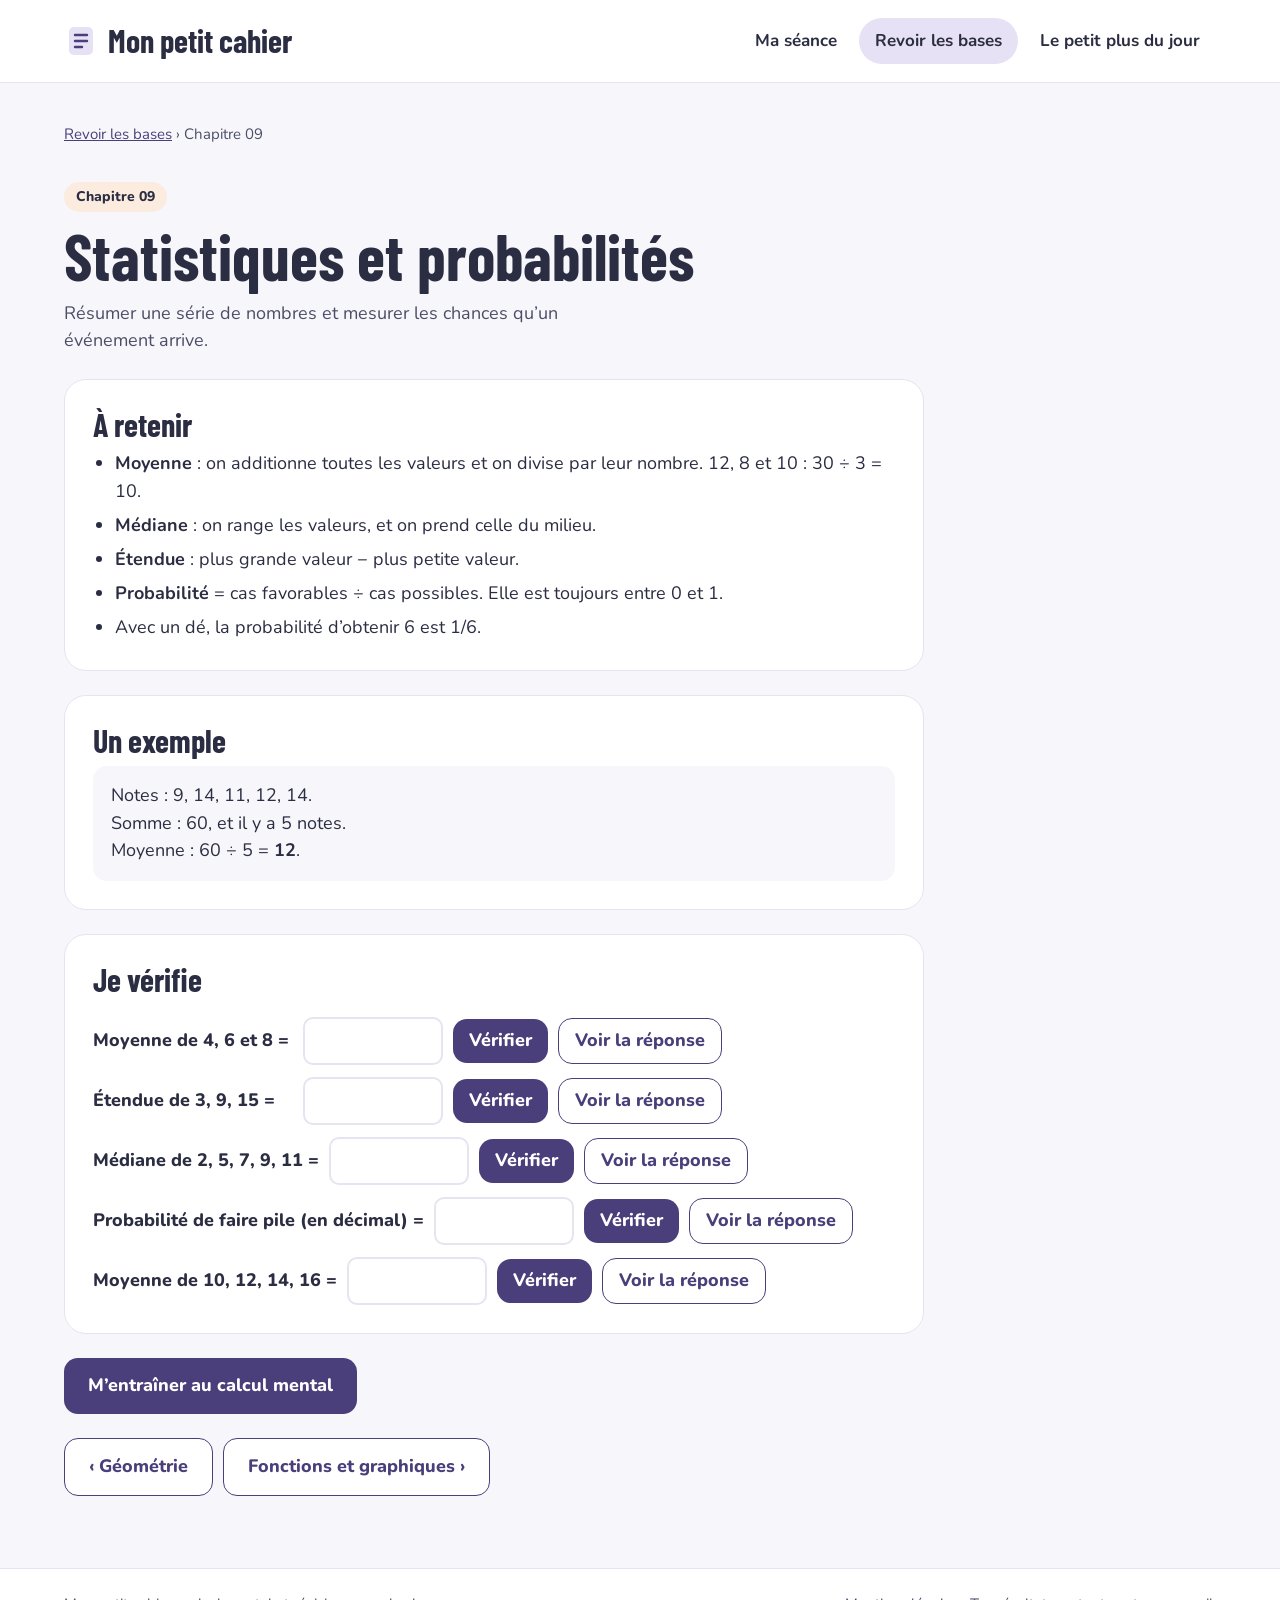
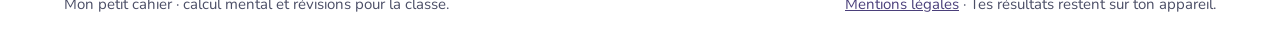
<file: bases/statistiques-probabilites/index.html>
<!DOCTYPE html>
<html lang="fr">
<head>
<meta charset="utf-8">
<meta name="viewport" content="width=device-width, initial-scale=1">
<title>Statistiques et probabilités · Mon petit cahier</title>
<meta name="description" content="Résumer une série de nombres et mesurer les chances qu’un événement arrive.">
<link rel="icon" href="data:image/svg+xml,%3Csvg xmlns='http://www.w3.org/2000/svg' viewBox='0 0 34 34'%3E%3Crect x='5' y='3' width='24' height='28' rx='5' fill='%23E6E1F5'/%3E%3Cpath d='M11 11h12M11 17h12M11 23h7' stroke='%234A3F7A' stroke-width='2.4' stroke-linecap='round'/%3E%3C/svg%3E">
<link rel="preconnect" href="https://fonts.googleapis.com">
<link rel="preconnect" href="https://fonts.gstatic.com" crossorigin>
<link href="https://fonts.googleapis.com/css2?family=Barlow+Condensed:wght@600;700&family=Nunito:wght@400;600;700;800&display=swap" rel="stylesheet">
<link rel="stylesheet" href="../../assets/style.css">
</head>
<body>
<a class="skip" href="#contenu">Aller au contenu</a>
<header class="entete">
  <div class="entete-in">
    <a class="logo" href="../../index.html"><svg width="34" height="34" viewBox="0 0 34 34" aria-hidden="true"><rect x="5" y="3" width="24" height="28" rx="5" fill="#E6E1F5"></rect><path d="M11 11h12M11 17h12M11 23h7" stroke="#4A3F7A" stroke-width="2.4" stroke-linecap="round"></path></svg>Mon petit cahier</a>
    <nav class="nav" aria-label="Navigation principale"><a href="../../entrainement/index.html">Ma séance</a><a href="../../bases/index.html" aria-current="page">Revoir les bases</a><a href="../../videos/index.html">Le petit plus du jour</a></nav>
  </div>
</header>
<main id="contenu">
<div class="wrap">
<article class="fiche">
  <p class="fil"><a href="../index.html">Revoir les bases</a> › Chapitre 09</p>
  <header style="display:flex;flex-direction:column;gap:12px">
    <span class="pastille d-donnees" style="align-self:flex-start;color:var(--encre)">Chapitre 09</span>
    <h1>Statistiques et probabilités</h1>
    <p class="chapo">Résumer une série de nombres et mesurer les chances qu’un événement arrive.</p>
  </header>
  <section class="carte"><h2>À retenir</h2><ul><li><b>Moyenne</b> : on additionne toutes les valeurs et on divise par leur nombre. 12, 8 et 10 : 30 ÷ 3 = 10.</li><li><b>Médiane</b> : on range les valeurs, et on prend celle du milieu.</li><li><b>Étendue</b> : plus grande valeur − plus petite valeur.</li><li><b>Probabilité</b> = cas favorables ÷ cas possibles. Elle est toujours entre 0 et 1.</li><li>Avec un dé, la probabilité d’obtenir 6 est 1/6.</li></ul></section>
  <section class="carte"><h2>Un exemple</h2><div class="exemple">Notes : 9, 14, 11, 12, 14.<br>Somme : 60, et il y a 5 notes.<br>Moyenne : 60 ÷ 5 = <b>12</b>.</div></section>
  <section class="carte verif"><h2>Je vérifie</h2><div class="verif-ligne" data-rep="6"><form style="display:flex;flex-wrap:wrap;gap:10px;align-items:center"><label class="q" for="v0">Moyenne de 4, 6 et 8 =</label><input id="v0" type="text" inputmode="decimal" autocomplete="off"><button class="btn" type="submit" style="padding:8px 16px;min-height:44px">Vérifier</button><button class="btn clair" type="button" data-voir style="padding:8px 16px;min-height:44px">Voir la réponse</button></form><span class="res" aria-live="polite"></span></div><div class="verif-ligne" data-rep="12"><form style="display:flex;flex-wrap:wrap;gap:10px;align-items:center"><label class="q" for="v1">Étendue de 3, 9, 15 =</label><input id="v1" type="text" inputmode="decimal" autocomplete="off"><button class="btn" type="submit" style="padding:8px 16px;min-height:44px">Vérifier</button><button class="btn clair" type="button" data-voir style="padding:8px 16px;min-height:44px">Voir la réponse</button></form><span class="res" aria-live="polite"></span></div><div class="verif-ligne" data-rep="7"><form style="display:flex;flex-wrap:wrap;gap:10px;align-items:center"><label class="q" for="v2">Médiane de 2, 5, 7, 9, 11 =</label><input id="v2" type="text" inputmode="decimal" autocomplete="off"><button class="btn" type="submit" style="padding:8px 16px;min-height:44px">Vérifier</button><button class="btn clair" type="button" data-voir style="padding:8px 16px;min-height:44px">Voir la réponse</button></form><span class="res" aria-live="polite"></span></div><div class="verif-ligne" data-rep="0.5"><form style="display:flex;flex-wrap:wrap;gap:10px;align-items:center"><label class="q" for="v3">Probabilité de faire pile (en décimal) =</label><input id="v3" type="text" inputmode="decimal" autocomplete="off"><button class="btn" type="submit" style="padding:8px 16px;min-height:44px">Vérifier</button><button class="btn clair" type="button" data-voir style="padding:8px 16px;min-height:44px">Voir la réponse</button></form><span class="res" aria-live="polite"></span></div><div class="verif-ligne" data-rep="13"><form style="display:flex;flex-wrap:wrap;gap:10px;align-items:center"><label class="q" for="v4">Moyenne de 10, 12, 14, 16 =</label><input id="v4" type="text" inputmode="decimal" autocomplete="off"><button class="btn" type="submit" style="padding:8px 16px;min-height:44px">Vérifier</button><button class="btn clair" type="button" data-voir style="padding:8px 16px;min-height:44px">Voir la réponse</button></form><span class="res" aria-live="polite"></span></div></section>
  <div class="actions"><a class="btn" href="../../entrainement/index.html">M’entraîner au calcul mental</a></div>
  <div class="actions"><a class="btn clair" href="../geometrie/index.html">‹ Géométrie</a><a class="btn clair" href="../fonctions-graphiques/index.html">Fonctions et graphiques ›</a></div>
</article>
</div>
</main>
<footer class="pied">
  <div class="wrap">
    <p>Mon petit cahier · calcul mental et révisions pour la classe.</p>
    <p><a href="../../mentions-legales/index.html">Mentions légales</a> · Tes résultats restent sur ton appareil.</p>
  </div>
</footer>
<script src="../../assets/app.js"></script>
<script src="../../assets/calcul.js"></script>
<script src="../../assets/fiche.js"></script>
</body>
</html>
</file>
<file: assets/style.css>
/* Mon petit cahier — feuille de style commune */
:root{
  --fond:#F7F7FB; --blanc:#fff; --encre:#2B2D42; --doux:#4B4E66; --trait:#E6E4F0;
  --lavande:#E6E1F5; --lavande-fort:#8F7FD1; --violet:#4A3F7A; --violet-fonce:#2F2757;
  --sauge:#DDEBDF; --vert:#2E6B45; --vert-barre:#7FB38F;
  --ciel:#DCEBF7; --bleu:#1F4E79;
  --peche:#FCEBDF; --brique:#7A3E1D; --rouge:#B42318;
  --rayon:22px;
}
*{box-sizing:border-box}
html{scroll-behavior:smooth}
body{margin:0;background:var(--fond);color:var(--encre);font-family:"Nunito",system-ui,sans-serif;font-size:18px;line-height:1.55}
h1,h2,h3,.titre{font-family:"Barlow Condensed","Arial Narrow",sans-serif;font-weight:700;line-height:1;margin:0}
a{color:var(--violet)} a:hover{color:var(--violet-fonce)}
p{margin:0}
img,iframe{max-width:100%}
.wrap{max-width:1200px;margin:0 auto;padding:0 24px}
.skip{position:absolute;left:-9999px}
.skip:focus{left:16px;top:16px;background:#fff;padding:8px 12px;border-radius:8px;z-index:10}
:focus-visible{outline:3px solid var(--lavande-fort);outline-offset:2px}

/* En-tête */
.entete{background:#fff;border-bottom:1px solid var(--trait)}
.entete-in{display:flex;flex-wrap:wrap;align-items:center;justify-content:space-between;gap:12px;padding:16px 24px;max-width:1200px;margin:0 auto}
.logo{text-decoration:none;color:var(--encre);font-family:"Barlow Condensed",sans-serif;font-weight:700;font-size:32px;display:flex;align-items:center;gap:10px}
.nav{display:flex;flex-wrap:wrap;gap:6px;font-weight:700;font-size:17px}
.nav a{text-decoration:none;color:var(--encre);padding:10px 16px;border-radius:999px}
.nav a[aria-current="page"],.nav a:hover{background:var(--lavande)}

main{padding:40px 0 72px}
.pile{display:flex;flex-direction:column;gap:56px}
.surtitre{font-weight:800;color:var(--violet)}
.chapo{color:var(--doux);max-width:560px}
.carte{background:#fff;border:1px solid var(--trait);border-radius:var(--rayon);padding:28px}
.rang{display:flex;flex-wrap:wrap;gap:20px}
.rang>*{flex:1 1 420px;min-width:0}

/* Boutons */
.btn{display:inline-flex;align-items:center;justify-content:center;gap:8px;font:inherit;font-weight:800;padding:14px 24px;border:0;border-radius:14px;background:var(--violet);color:#fff;text-decoration:none;cursor:pointer;min-height:48px}
.btn:hover{background:var(--violet-fonce);color:#fff}
.btn.clair{background:#fff;color:var(--violet);border:1.5px solid var(--violet)}
.btn.clair:hover{background:var(--lavande);color:var(--violet-fonce)}
.btn:disabled{opacity:.5;cursor:default}
.actions{display:flex;flex-wrap:wrap;gap:10px;align-items:center}

/* Accueil */
.hero{display:flex;flex-wrap:wrap;gap:32px;align-items:stretch}
.hero-texte{flex:1.2 1 460px;display:flex;flex-direction:column;gap:16px;justify-content:center}
.hero h1{font-size:clamp(52px,8vw,80px);line-height:.95}
.derniere{background:var(--sauge);border-radius:14px;padding:12px 16px;font-weight:700;align-self:flex-start}

/* Vidéo */
.video{flex:1 1 380px;min-width:0;display:flex;flex-direction:column;gap:12px;padding:20px}
.video-tete{display:flex;justify-content:space-between;align-items:center;gap:8px;flex-wrap:wrap}
.pastille{font-size:14px;font-weight:800;border-radius:999px;padding:4px 12px;background:var(--ciel);color:var(--bleu)}
.ecran{aspect-ratio:16/9;background:#E9EEF7;border-radius:14px;display:flex;align-items:center;justify-content:center;overflow:hidden;text-decoration:none}
.ecran iframe{width:100%;height:100%;border:0}
.lecture{width:64px;height:64px;border-radius:50%;background:#fff;display:flex;align-items:center;justify-content:center;box-shadow:0 2px 8px rgba(43,45,66,.12)}
.reflexion{background:var(--fond);border-radius:14px;padding:12px 14px;font-size:15px}
.petit{font-size:15px;color:var(--doux)}

/* Chapitres */
.chapitres{display:grid;grid-template-columns:repeat(auto-fill,minmax(250px,1fr));gap:12px}
.chap{text-decoration:none;color:var(--encre);border-radius:18px;padding:16px 18px;display:flex;gap:12px;align-items:baseline}
.chap:hover{color:var(--encre);filter:brightness(.97)}
.chap .num{font-family:"Barlow Condensed",sans-serif;font-weight:700;font-size:32px}
.d-nombres{background:var(--lavande)} .d-nombres .num{color:var(--violet)}
.d-propor{background:var(--sauge)} .d-propor .num{color:var(--vert)}
.d-espace{background:var(--ciel)} .d-espace .num{color:var(--bleu)}
.d-donnees{background:var(--peche)} .d-donnees .num{color:var(--brique)}
.legende{display:flex;flex-wrap:wrap;gap:16px;font-size:15px;color:var(--doux)}
.legende i{width:14px;height:14px;border-radius:4px;display:inline-block;margin-right:6px;vertical-align:-2px}

/* Entraînement */
.niveaux{display:flex;align-items:flex-end;gap:8px;height:96px}
.niveaux button{flex:1;border:0;border-radius:10px;background:#EDEBF5;cursor:pointer;position:relative}
.niveaux button.plein{background:#C9BFEA}
.niveaux button[aria-pressed="true"]{background:var(--lavande-fort)}
.niveaux button span{position:absolute;bottom:6px;left:0;right:0;text-align:center;font-weight:800;color:var(--encre);font-size:15px}
.niv-desc{font-family:"Barlow Condensed",sans-serif;font-weight:700;font-size:24px;margin-top:10px}
.ops{display:flex;flex-wrap:wrap;gap:8px}
.ops label{display:flex;align-items:center;gap:8px;border-radius:12px;padding:10px 14px;font-weight:700;background:#F2F2F6;cursor:pointer}
.ops label:has(input:checked){background:var(--sauge)}
.ops input,.case input{width:20px;height:20px;accent-color:var(--vert)}
.case{display:flex;align-items:center;gap:8px;font-weight:600;color:var(--doux)}
.label{font-weight:800;margin-bottom:10px}
.alerte{color:var(--rouge);font-weight:700;min-height:1.5em}

.jeu{max-width:640px;margin:0 auto;text-align:center;display:flex;flex-direction:column;gap:24px;align-items:center}
.points{display:flex;gap:6px;justify-content:center}
.points i{width:14px;height:14px;border-radius:50%;background:#EDEBF5}
.points i.fait{background:var(--lavande-fort)}
.points i.actuel{background:var(--violet)}
.calcul{font-family:"Barlow Condensed",sans-serif;font-weight:700;font-size:clamp(64px,14vw,120px);line-height:1}
.reponse{display:flex;gap:10px;justify-content:center;flex-wrap:wrap}
.reponse input{font:inherit;font-size:32px;font-weight:800;width:220px;text-align:center;padding:10px 12px;border:2px solid var(--trait);border-radius:14px;background:#fff;color:var(--encre)}
.reponse input:focus{border-color:var(--lavande-fort);outline:none}
.chrono{font-weight:800;color:var(--doux)}

.score{font-family:"Barlow Condensed",sans-serif;font-weight:700;font-size:72px;line-height:1;color:var(--violet)}
.score small{font-size:36px;color:#6E6A8A}
.barres{display:flex;flex-direction:column;gap:10px}
.barre-tete{display:flex;justify-content:space-between;font-weight:700}
.barre{height:10px;border-radius:5px;background:#EDEBF5}
.barre div{height:100%;border-radius:5px;background:var(--vert-barre)}
.mot{background:var(--peche);border-radius:16px;padding:18px;display:flex;flex-direction:column;gap:10px}
.mot h3{font-size:26px;color:var(--brique)}
.mot.bravo{background:var(--sauge)} .mot.bravo h3{color:var(--vert)}
.detail summary{cursor:pointer;font-weight:800}
.detail ol{padding-left:22px;margin:10px 0 0;display:flex;flex-direction:column;gap:4px}
.ok{color:var(--vert);font-weight:800} .ko{color:var(--rouge);font-weight:800}
.barre-txt{text-decoration:line-through;color:var(--doux)}

/* Pseudo et progrès */
.champ{font:inherit;font-size:18px;font-weight:700;padding:11px 14px;border:2px solid var(--trait);border-radius:14px;min-width:0;width:260px;max-width:100%;color:var(--encre)}
.champ:focus{border-color:var(--lavande-fort);outline:none}
.tuiles{display:grid;grid-template-columns:repeat(auto-fit,minmax(160px,1fr));gap:10px}
.tuiles.cinq{grid-template-columns:repeat(auto-fit,minmax(110px,1fr))}
.tuile{background:var(--fond);border-radius:16px;padding:14px 16px;display:flex;flex-direction:column;gap:2px}
.tuile b{font-family:"Barlow Condensed",sans-serif;font-size:36px;line-height:1.05;color:var(--violet)}
.tuile.parfait{background:var(--sauge)} .tuile.parfait b{color:var(--vert)}
.graph{display:flex;align-items:flex-end;gap:8px;height:170px;padding-top:4px}
.col{flex:1;height:100%;display:flex;flex-direction:column;align-items:center;gap:4px;min-width:0}
.col-zone{flex:1;width:100%;display:flex;align-items:flex-end;justify-content:center;min-height:0}
.col-barre{width:100%;max-width:44px;border-radius:8px 8px 4px 4px;background:var(--lavande-fort)}
.col-val{font-weight:800;font-size:15px}
.col-niv{font-size:13px;color:var(--doux)}

/* Fiches */
.fil{font-size:15px;color:var(--doux);margin-bottom:12px}
.fiche{display:flex;flex-direction:column;gap:24px;max-width:860px}
.fiche h1{font-size:clamp(44px,7vw,64px)}
.fiche h2{font-size:32px;margin-bottom:10px}
.fiche ul{margin:0;padding-left:22px;display:flex;flex-direction:column;gap:6px}
.exemple{background:var(--fond);border-radius:14px;padding:16px 18px}
.verif{display:flex;flex-direction:column;gap:12px}
.verif-ligne{display:flex;flex-wrap:wrap;align-items:center;gap:10px}
.verif-ligne .q{font-weight:800;min-width:200px}
.verif-ligne input{font:inherit;font-weight:700;width:140px;padding:8px 10px;border:2px solid var(--trait);border-radius:10px}
.verif-ligne .res{font-weight:700}

/* Vidéos */
.semaine{display:grid;grid-template-columns:repeat(auto-fill,minmax(200px,1fr));gap:12px}
.jour{border-radius:18px;padding:16px}
.jour b{display:block;font-family:"Barlow Condensed",sans-serif;font-size:26px}
.liste-videos{display:flex;flex-direction:column;gap:10px;padding:0;margin:0;list-style:none}
.liste-videos li{background:#fff;border:1px solid var(--trait);border-radius:14px;padding:14px 16px;display:flex;flex-wrap:wrap;gap:10px;justify-content:space-between;align-items:center}

.pied{border-top:1px solid var(--trait);background:#fff;padding:24px 0;font-size:15px;color:var(--doux)}
.pied .wrap{display:flex;flex-wrap:wrap;justify-content:space-between;gap:12px}
.cache{display:none !important}

@media (max-width:600px){
  body{font-size:17px}
  .carte{padding:20px}
  main{padding-top:24px}
}
</file>
